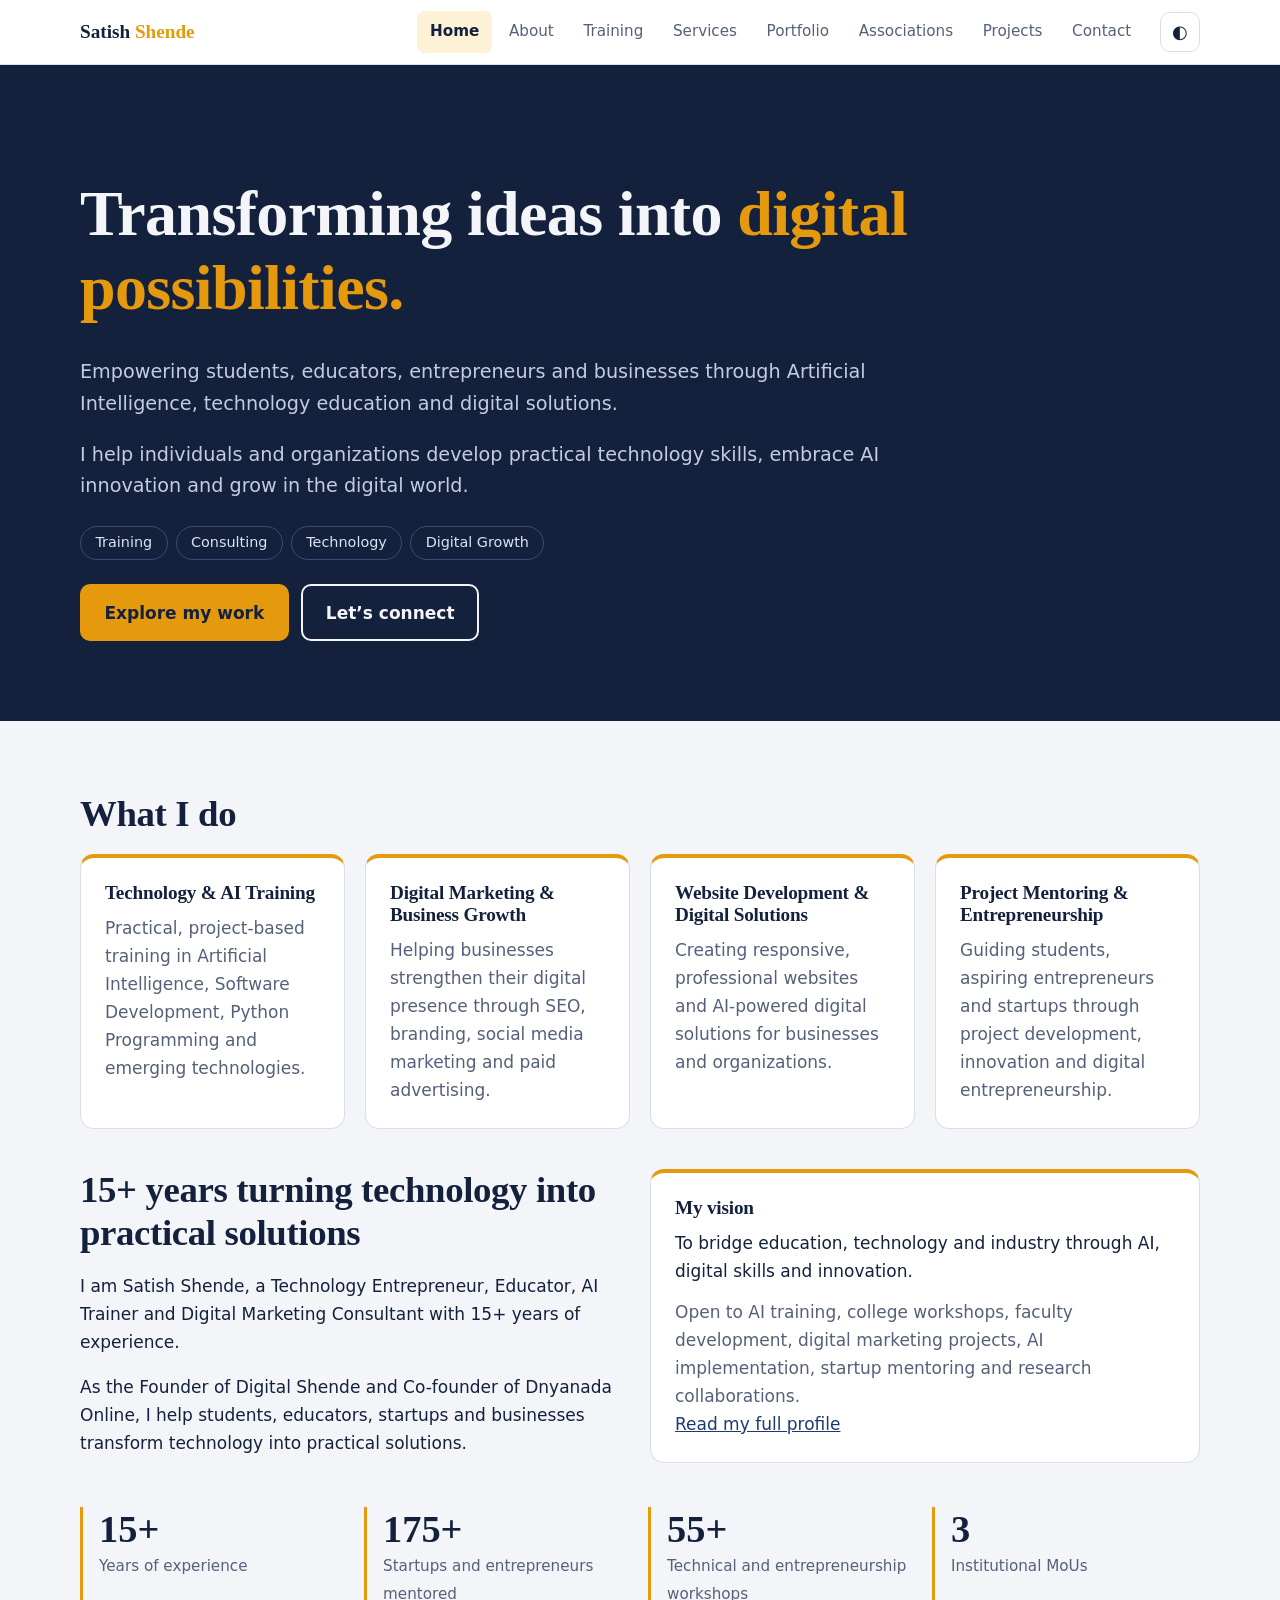
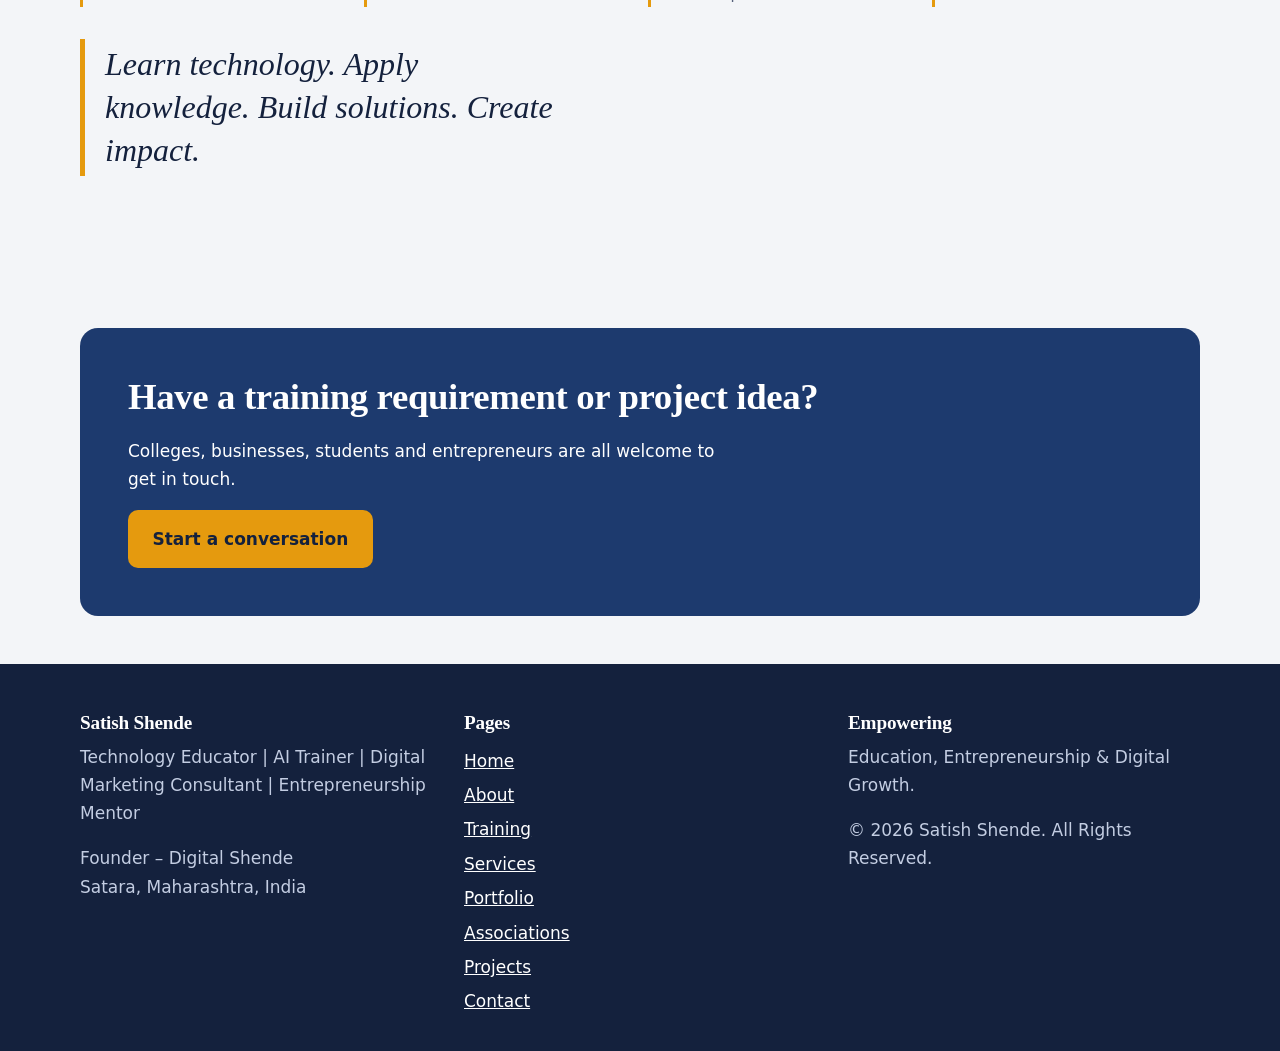
<file: index.html>
<!DOCTYPE html>
<html lang="en">
<head>
<meta charset="utf-8">
<meta name="viewport" content="width=device-width, initial-scale=1, viewport-fit=cover">
<title>Satish Shende | AI & Digital Transformation</title>
<meta name="description" content="Practical AI, technology and digital marketing training and consulting by Satish Shende, Founder of Digital Shende, Satara, Maharashtra.">
<link rel="stylesheet" href="style.css">
</head>
<body>
<a href="#main" class="btn p" style="position:absolute;left:-999px" onfocus="this.style.left='8px'" onblur="this.style.left='-999px'">Skip to content</a>
<header class="site"><div class="wrap bar">
<a class="logo" href="index.html">Satish <span>Shende</span></a>
<nav id="nav" aria-label="Main"><ul><li><a href="index.html" aria-current="page">Home</a></li><li><a href="about.html">About</a></li><li><a href="training.html">Training</a></li><li><a href="services.html">Services</a></li><li><a href="portfolio.html">Portfolio</a></li><li><a href="associations.html">Associations</a></li><li><a href="projects.html">Projects</a></li><li><a href="contact.html">Contact</a></li></ul></nav>
<button class="icon-btn" id="theme" aria-label="Switch colour theme">◐</button>
<button class="icon-btn" id="menu" aria-label="Open menu" aria-expanded="false">☰</button>
</div></header>
<main id="main" tabindex="-1">
<section class="hero"><div class="wrap rise">
<h1>Transforming ideas into <em>digital possibilities.</em></h1>
<p>Empowering students, educators, entrepreneurs and businesses through Artificial Intelligence, technology education and digital solutions.</p>
<p>I help individuals and organizations develop practical technology skills, embrace AI innovation and grow in the digital world.</p>
<div class="tags"><span>Training</span><span>Consulting</span><span>Technology</span><span>Digital Growth</span></div>
<div class="row"><a class="btn p" href="portfolio.html">Explore my work</a><a class="btn s" href="contact.html">Let’s connect</a></div></div></section>
<section class="blk"><div class="wrap"><h2>What I do</h2>
<div class="grid"><a class="card k" href="training.html" style="text-decoration:none;color:inherit"><h3>Technology & AI Training</h3><p>Practical, project-based training in Artificial Intelligence, Software Development, Python Programming and emerging technologies.</p></a><a class="card k" href="services.html" style="text-decoration:none;color:inherit"><h3>Digital Marketing & Business Growth</h3><p>Helping businesses strengthen their digital presence through SEO, branding, social media marketing and paid advertising.</p></a><a class="card k" href="services.html" style="text-decoration:none;color:inherit"><h3>Website Development & Digital Solutions</h3><p>Creating responsive, professional websites and AI-powered digital solutions for businesses and organizations.</p></a><a class="card k" href="projects.html" style="text-decoration:none;color:inherit"><h3>Project Mentoring & Entrepreneurship</h3><p>Guiding students, aspiring entrepreneurs and startups through project development, innovation and digital entrepreneurship.</p></a></div>
<div class="grid" style="margin:2.5rem 0 0;grid-template-columns:repeat(auto-fit,minmax(280px,1fr));align-items:start"><div><h2>15+ years turning technology into practical solutions</h2><p>I am Satish Shende, a Technology Entrepreneur, Educator, AI Trainer and Digital Marketing Consultant with 15+ years of experience.</p><p>As the Founder of Digital Shende and Co-founder of Dnyanada Online, I help students, educators, startups and businesses transform technology into practical solutions.</p></div><div class="card k"><h3>My vision</h3><p style="color:var(--ink)">To bridge education, technology and industry through AI, digital skills and innovation.</p><p style="margin-top:.8rem">Open to AI training, college workshops, faculty development, digital marketing projects, AI implementation, startup mentoring and research collaborations.</p><a href="about.html">Read my full profile</a></div></div>
<div class="stats"><div class="stat"><b data-n="15" data-s="+">0</b><span>Years of experience</span></div><div class="stat"><b data-n="175" data-s="+">0</b><span>Startups and entrepreneurs mentored</span></div><div class="stat"><b data-n="55" data-s="+">0</b><span>Technical and entrepreneurship workshops</span></div><div class="stat"><b data-n="3">0</b><span>Institutional MoUs</span></div></div>
<div class="quote">Learn technology. Apply knowledge. Build solutions. Create impact.</div></div></section>
<div class="wrap"><div class="cta"><h2>Have a training requirement or project idea?</h2><p>Colleges, businesses, students and entrepreneurs are all welcome to get in touch.</p><a class="btn p" href="contact.html">Start a conversation</a></div></div>
</main>
<footer class="site"><div class="wrap fcols">
<div><h3>Satish Shende</h3><p>Technology Educator | AI Trainer | Digital Marketing Consultant | Entrepreneurship Mentor</p><p>Founder – Digital Shende<br>Satara, Maharashtra, India</p></div>
<div><h3>Pages</h3><ul><li><a href="index.html">Home</a></li><li><a href="about.html">About</a></li><li><a href="training.html">Training</a></li><li><a href="services.html">Services</a></li><li><a href="portfolio.html">Portfolio</a></li><li><a href="associations.html">Associations</a></li><li><a href="projects.html">Projects</a></li><li><a href="contact.html">Contact</a></li></ul></div>
<div><h3>Empowering</h3><p>Education, Entrepreneurship &amp; Digital Growth.</p><p>© 2026 Satish Shende. All Rights Reserved.</p></div>
</div></footer>
<div id="toast" role="status" aria-live="polite"></div>
<script src="site.js"></script>
</body>
</html>
</file>
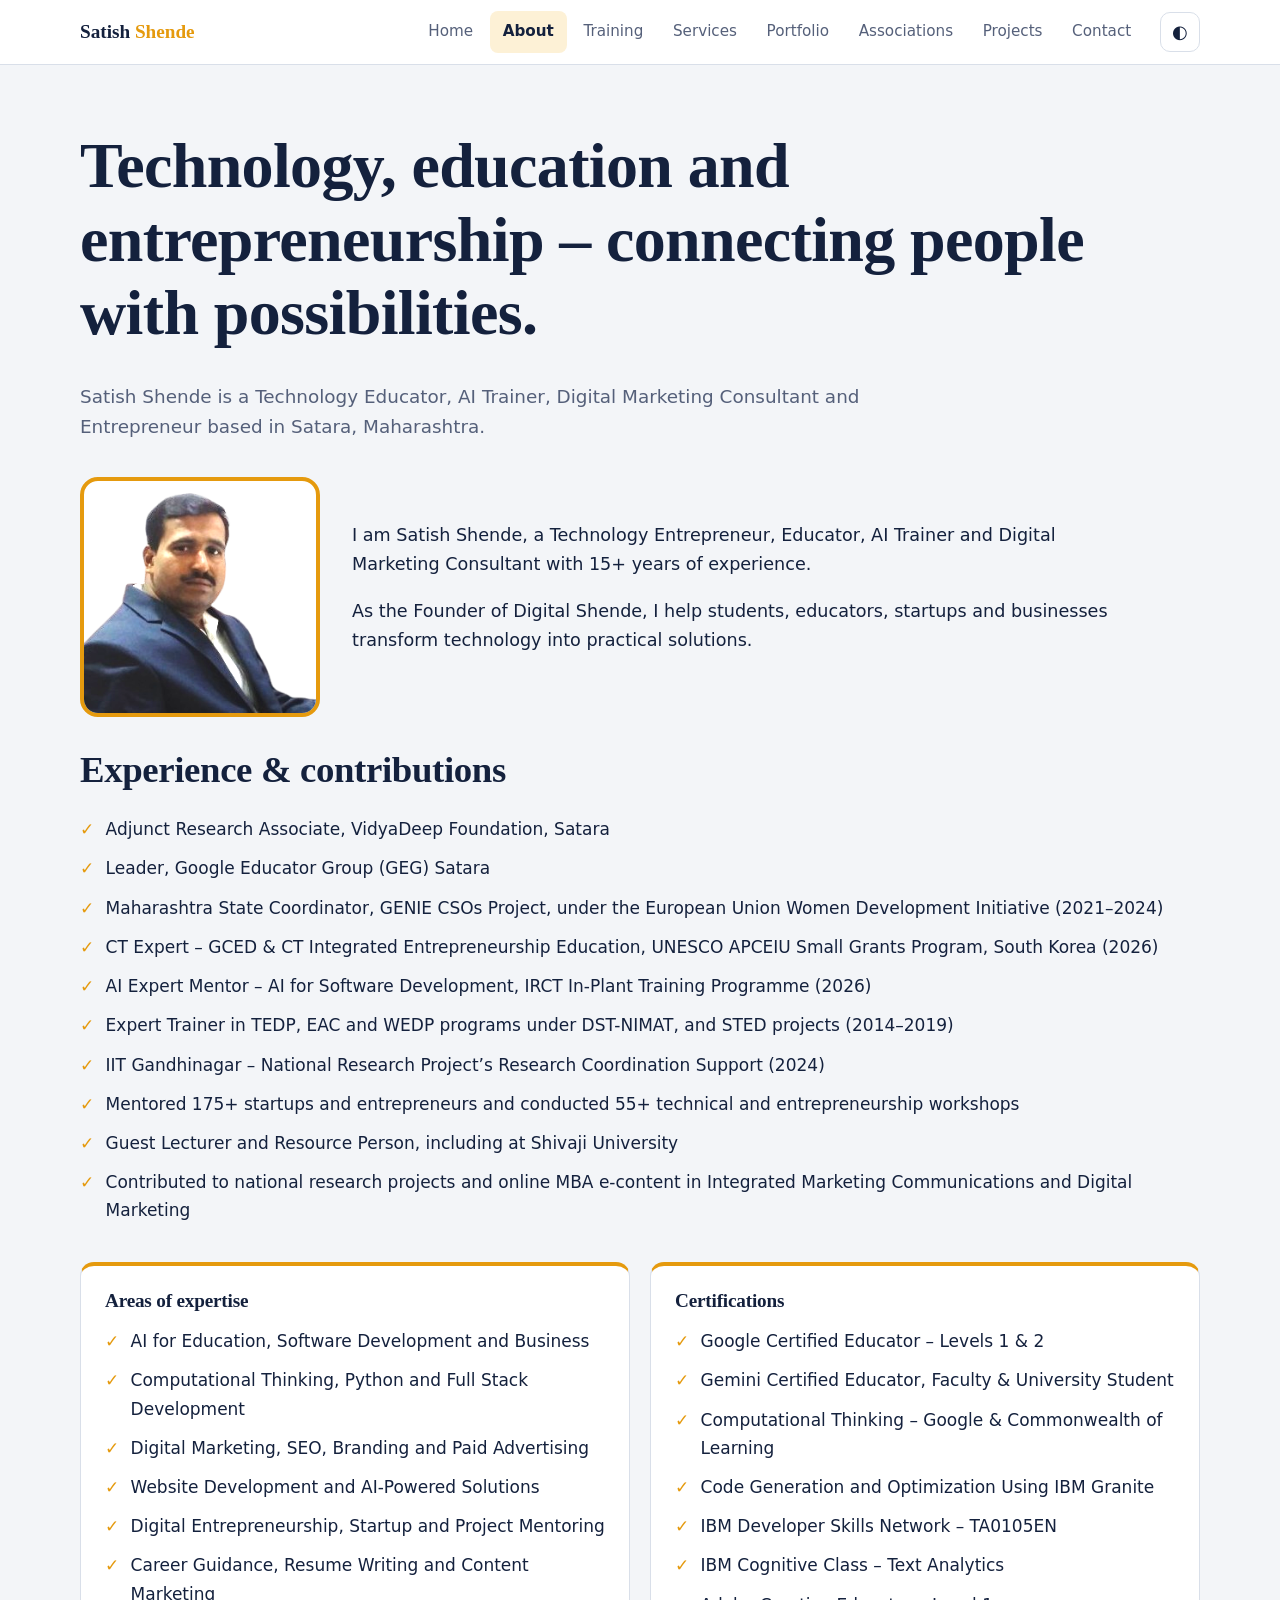
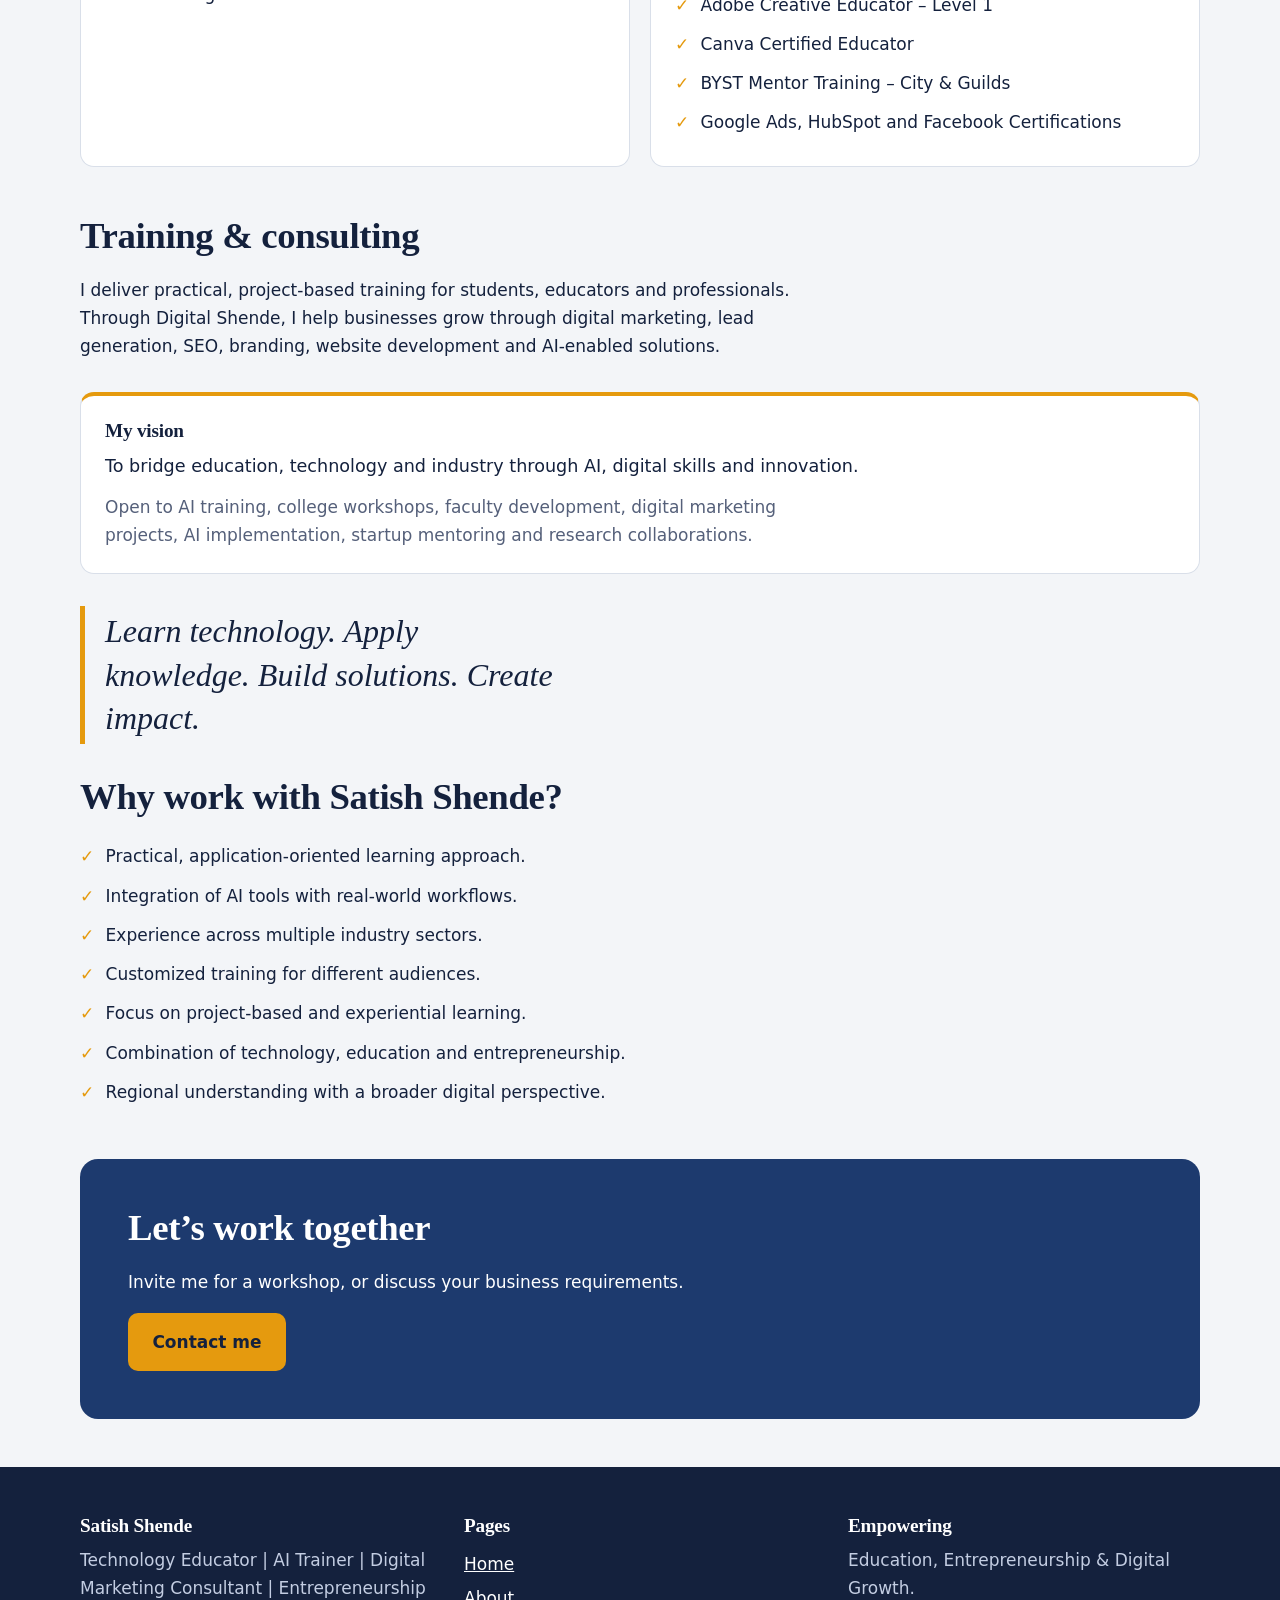
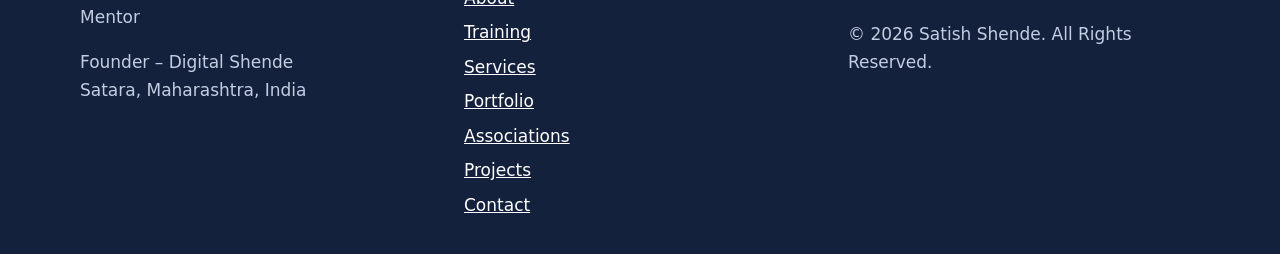
<file: about.html>
<!DOCTYPE html>
<html lang="en">
<head>
<meta charset="utf-8">
<meta name="viewport" content="width=device-width, initial-scale=1, viewport-fit=cover">
<title>About – Satish Shende | AI & Digital Transformation</title>
<meta name="description" content="About Satish Shende: technology educator, AI trainer, digital marketing consultant and entrepreneur in Satara.">
<link rel="stylesheet" href="style.css">
</head>
<body>
<a href="#main" class="btn p" style="position:absolute;left:-999px" onFocus="this.style.left='8px'" onBlur="this.style.left='-999px'">Skip to content</a>
<header class="site"><div class="wrap bar">
<a class="logo" href="index.html">Satish <span>Shende</span></a>
<nav id="nav" aria-label="Main"><ul><li><a href="index.html">Home</a></li><li><a href="about.html" aria-current="page">About</a></li><li><a href="training.html">Training</a></li><li><a href="services.html">Services</a></li><li><a href="portfolio.html">Portfolio</a></li><li><a href="associations.html">Associations</a></li><li><a href="projects.html">Projects</a></li><li><a href="contact.html">Contact</a></li></ul></nav>
<button class="icon-btn" id="theme" aria-label="Switch colour theme">◐</button>
<button class="icon-btn" id="menu" aria-label="Open menu" aria-expanded="false">☰</button>
</div></header>
<main id="main" tabindex="-1">
<div class="wrap page-head rise"><h1>Technology, education and entrepreneurship – connecting people with possibilities.</h1><p>Satish Shende is a Technology Educator, AI Trainer, Digital Marketing Consultant and Entrepreneur based in Satara, Maharashtra.</p></div>
<div class="wrap"><div class="profile"><img src="images/satish-shende.png" alt="Portrait of Satish Shende" width="270" height="270"><div><p>I am Satish Shende, a Technology Entrepreneur, Educator, AI Trainer and Digital Marketing Consultant with 15+ years of experience.</p>
<p>As the Founder of Digital Shende, I help students, educators, startups and businesses transform technology into practical solutions.</p>
</div></div>
<h2 style="margin-top:2rem">Experience &amp; contributions</h2><ul class="ticks"><li>Adjunct Research Associate, VidyaDeep Foundation, Satara</li><li>Leader, Google Educator Group (GEG) Satara</li><li>Maharashtra State Coordinator, GENIE CSOs Project, under the European Union Women Development Initiative (2021–2024)</li><li>CT Expert – GCED &amp; CT Integrated Entrepreneurship Education, UNESCO APCEIU Small Grants Program, South Korea (2026)</li><li>AI Expert Mentor – AI for Software Development, IRCT In-Plant Training Programme (2026)</li><li>Expert Trainer in TEDP, EAC and WEDP programs under DST-NIMAT, and STED projects (2014–2019)</li><li>IIT Gandhinagar – National Research Project’s Research Coordination Support (2024)</li><li>Mentored 175+ startups and entrepreneurs and conducted 55+ technical and entrepreneurship workshops</li><li>Guest Lecturer and Resource Person, including at Shivaji University</li><li>Contributed to national research projects and online MBA e-content in Integrated Marketing Communications and Digital Marketing</li></ul>
<div class="grid" style="margin-top:2rem"><div class="card k"><h3>Areas of expertise</h3><ul class="ticks"><li>AI for Education, Software Development and Business</li><li>Computational Thinking, Python and Full Stack Development</li><li>Digital Marketing, SEO, Branding and Paid Advertising</li><li>Website Development and AI-Powered Solutions</li><li>Digital Entrepreneurship, Startup and Project Mentoring</li><li>Career Guidance, Resume Writing and Content Marketing</li></ul></div><div class="card k"><h3>Certifications</h3><ul class="ticks"><li>Google Certified Educator – Levels 1 &amp; 2</li><li>Gemini Certified Educator, Faculty &amp; University Student</li><li>Computational Thinking – Google &amp; Commonwealth of Learning</li><li>Code Generation and Optimization Using IBM Granite</li><li>IBM Developer Skills Network – TA0105EN</li><li>IBM Cognitive Class – Text Analytics</li><li>Adobe Creative Educator – Level 1</li><li>Canva Certified Educator</li><li>BYST Mentor Training – City &amp; Guilds</li><li>Google Ads, HubSpot and Facebook Certifications</li></ul></div></div>
<h2 style="margin-top:3rem">Training &amp; consulting</h2><p>I deliver practical, project-based training for students, educators and professionals. Through Digital Shende, I help businesses grow through digital marketing, lead generation, SEO, branding, website development and AI-enabled solutions.</p>
<div class="card k" style="margin:2rem 0"><h3>My vision</h3><p style="font-size:1.1rem;color:var(--ink)">To bridge education, technology and industry through AI, digital skills and innovation.</p><p style="margin-top:.8rem">Open to AI training, college workshops, faculty development, digital marketing projects, AI implementation, startup mentoring and research collaborations.</p></div>
<div class="quote">Learn technology. Apply knowledge. Build solutions. Create impact.</div>
<h2>Why work with Satish Shende?</h2><ul class="ticks"><li>Practical, application-oriented learning approach.</li><li>Integration of AI tools with real-world workflows.</li><li>Experience across multiple industry sectors.</li><li>Customized training for different audiences.</li><li>Focus on project-based and experiential learning.</li><li>Combination of technology, education and entrepreneurship.</li><li>Regional understanding with a broader digital perspective.</li></ul></div>
<div class="wrap"><div class="cta"><h2>Let’s work together</h2><p>Invite me for a workshop, or discuss your business requirements.</p><a class="btn p" href="contact.html">Contact me</a></div></div>
</main>
<footer class="site"><div class="wrap fcols">
<div><h3>Satish Shende</h3><p>Technology Educator | AI Trainer | Digital Marketing Consultant | Entrepreneurship Mentor</p><p>Founder – Digital Shende<br>Satara, Maharashtra, India</p></div>
<div><h3>Pages</h3><ul><li><a href="index.html">Home</a></li><li><a href="about.html">About</a></li><li><a href="training.html">Training</a></li><li><a href="services.html">Services</a></li><li><a href="portfolio.html">Portfolio</a></li><li><a href="associations.html">Associations</a></li><li><a href="projects.html">Projects</a></li><li><a href="contact.html">Contact</a></li></ul></div>
<div><h3>Empowering</h3><p>Education, Entrepreneurship &amp; Digital Growth.</p><p>© 2026 Satish Shende. All Rights Reserved.</p></div>
</div></footer>
<div id="toast" role="status" aria-live="polite"></div>
<script src="site.js"></script>
</body>
</html>
</file>
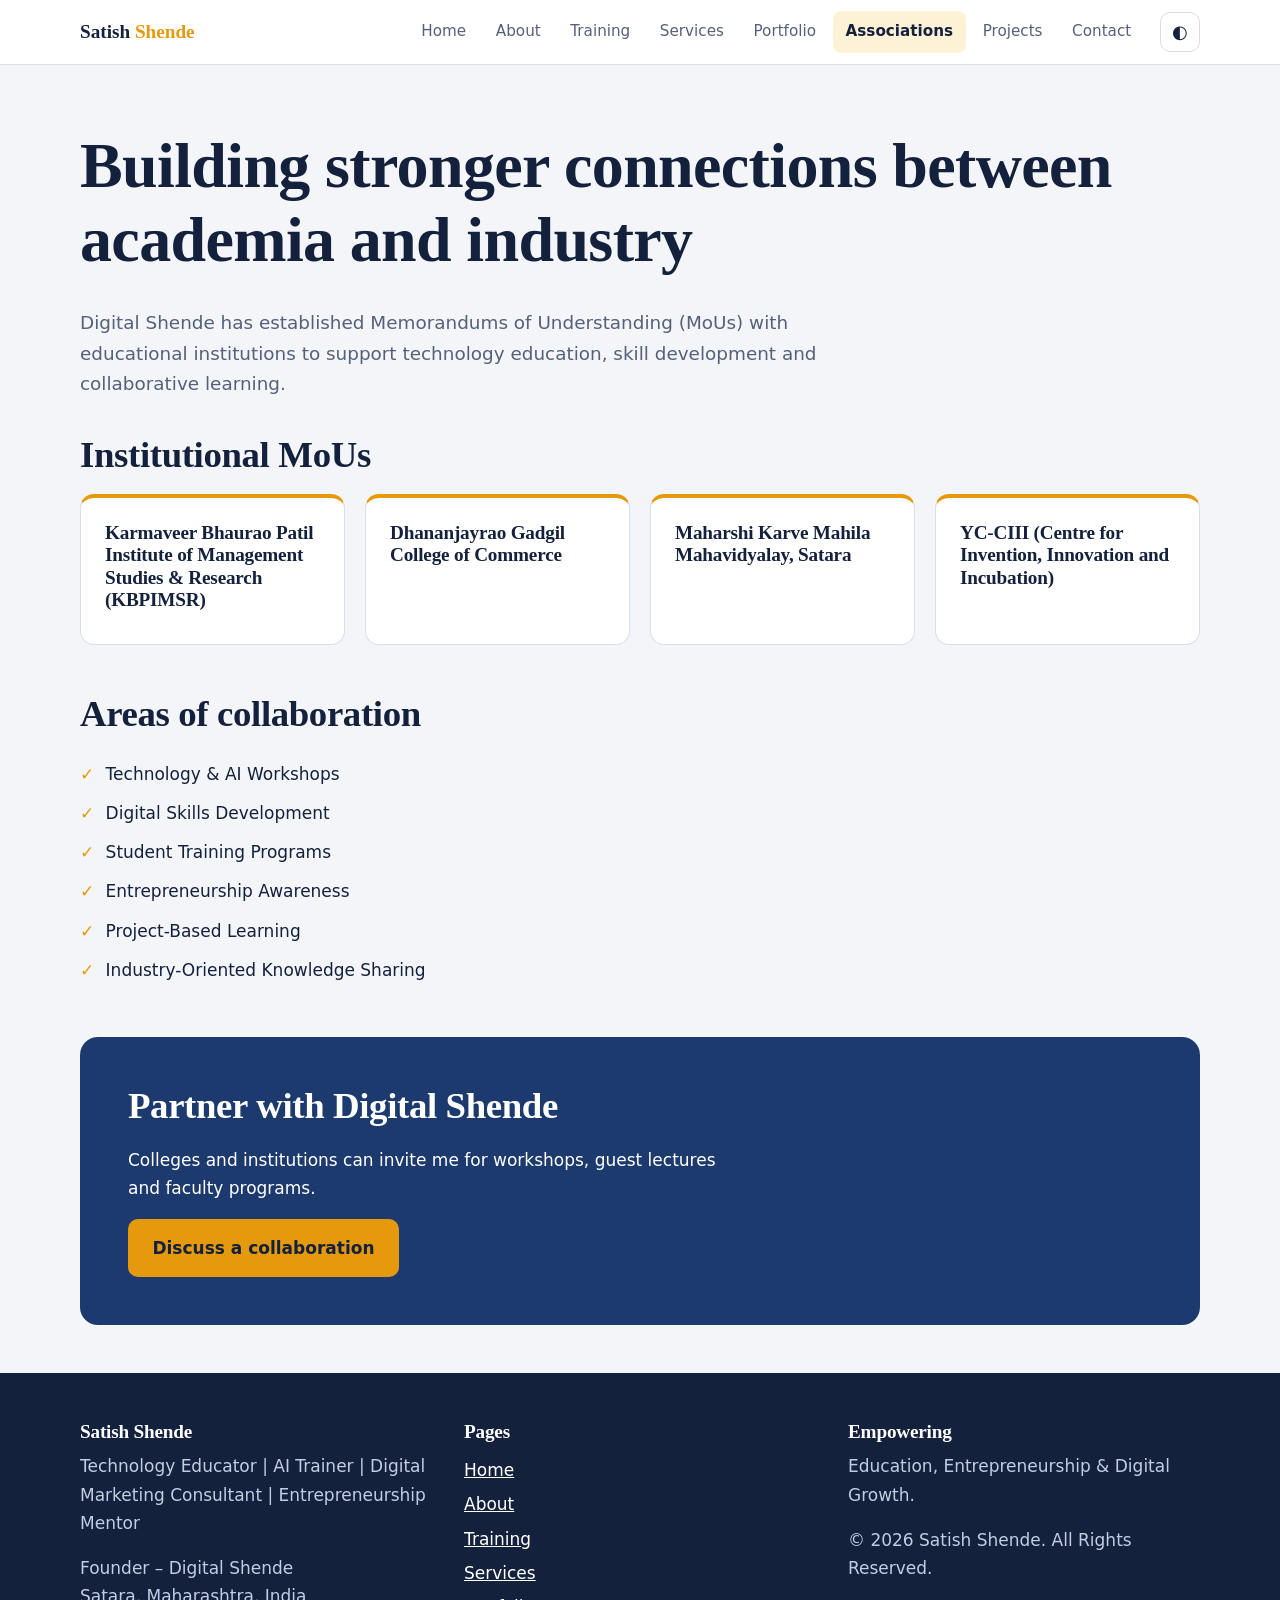
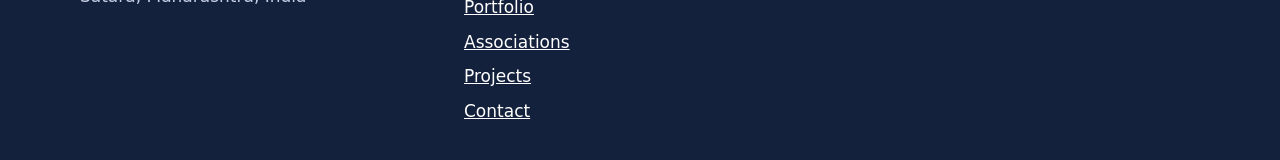
<file: associations.html>
<!DOCTYPE html>
<html lang="en">
<head>
<meta charset="utf-8">
<meta name="viewport" content="width=device-width, initial-scale=1, viewport-fit=cover">
<title>Associations – Satish Shende | AI & Digital Transformation</title>
<meta name="description" content="Institutional MoUs and academia–industry collaboration by Digital Shende.">
<link rel="stylesheet" href="style.css">
</head>
<body>
<a href="#main" class="btn p" style="position:absolute;left:-999px" onFocus="this.style.left='8px'" onBlur="this.style.left='-999px'">Skip to content</a>
<header class="site"><div class="wrap bar">
<a class="logo" href="index.html">Satish <span>Shende</span></a>
<nav id="nav" aria-label="Main"><ul><li><a href="index.html">Home</a></li><li><a href="about.html">About</a></li><li><a href="training.html">Training</a></li><li><a href="services.html">Services</a></li><li><a href="portfolio.html">Portfolio</a></li><li><a href="associations.html" aria-current="page">Associations</a></li><li><a href="projects.html">Projects</a></li><li><a href="contact.html">Contact</a></li></ul></nav>
<button class="icon-btn" id="theme" aria-label="Switch colour theme">◐</button>
<button class="icon-btn" id="menu" aria-label="Open menu" aria-expanded="false">☰</button>
</div></header>
<main id="main" tabindex="-1">
<div class="wrap page-head rise"><h1>Building stronger connections between academia and industry</h1><p>Digital Shende has established Memorandums of Understanding (MoUs) with educational institutions to support technology education, skill development and collaborative learning.</p></div>
<div class="wrap"><h2>Institutional MoUs</h2><div class="grid"><div class="card k"><h3> Karmaveer Bhaurao Patil Institute of Management Studies & Research (KBPIMSR) </h3></div><div class="card k"><h3> Dhananjayrao Gadgil College of Commerce</h3></div><div class="card k"><h3>Maharshi Karve Mahila Mahavidyalay, Satara</h3></div>
<div class="card k"><h3> YC-CIII (Centre for Invention, Innovation and Incubation)</h3></div>
</div>
<h2 style="margin-top:3rem">Areas of collaboration</h2><ul class="ticks"><li>Technology &amp; AI Workshops</li><li>Digital Skills Development</li><li>Student Training Programs</li><li>Entrepreneurship Awareness</li><li>Project-Based Learning</li><li>Industry-Oriented Knowledge Sharing</li></ul></div>
<div class="wrap"><div class="cta"><h2>Partner with Digital Shende</h2><p>Colleges and institutions can invite me for workshops, guest lectures and faculty programs.</p><a class="btn p" href="contact.html">Discuss a collaboration</a></div></div>
</main>
<footer class="site"><div class="wrap fcols">
<div><h3>Satish Shende</h3><p>Technology Educator | AI Trainer | Digital Marketing Consultant | Entrepreneurship Mentor</p><p>Founder – Digital Shende<br>Satara, Maharashtra, India</p></div>
<div><h3>Pages</h3><ul><li><a href="index.html">Home</a></li><li><a href="about.html">About</a></li><li><a href="training.html">Training</a></li><li><a href="services.html">Services</a></li><li><a href="portfolio.html">Portfolio</a></li><li><a href="associations.html">Associations</a></li><li><a href="projects.html">Projects</a></li><li><a href="contact.html">Contact</a></li></ul></div>
<div><h3>Empowering</h3><p>Education, Entrepreneurship &amp; Digital Growth.</p><p>© 2026 Satish Shende. All Rights Reserved.</p></div>
</div></footer>
<div id="toast" role="status" aria-live="polite"></div>
<script src="site.js"></script>
</body>
</html>
</file>
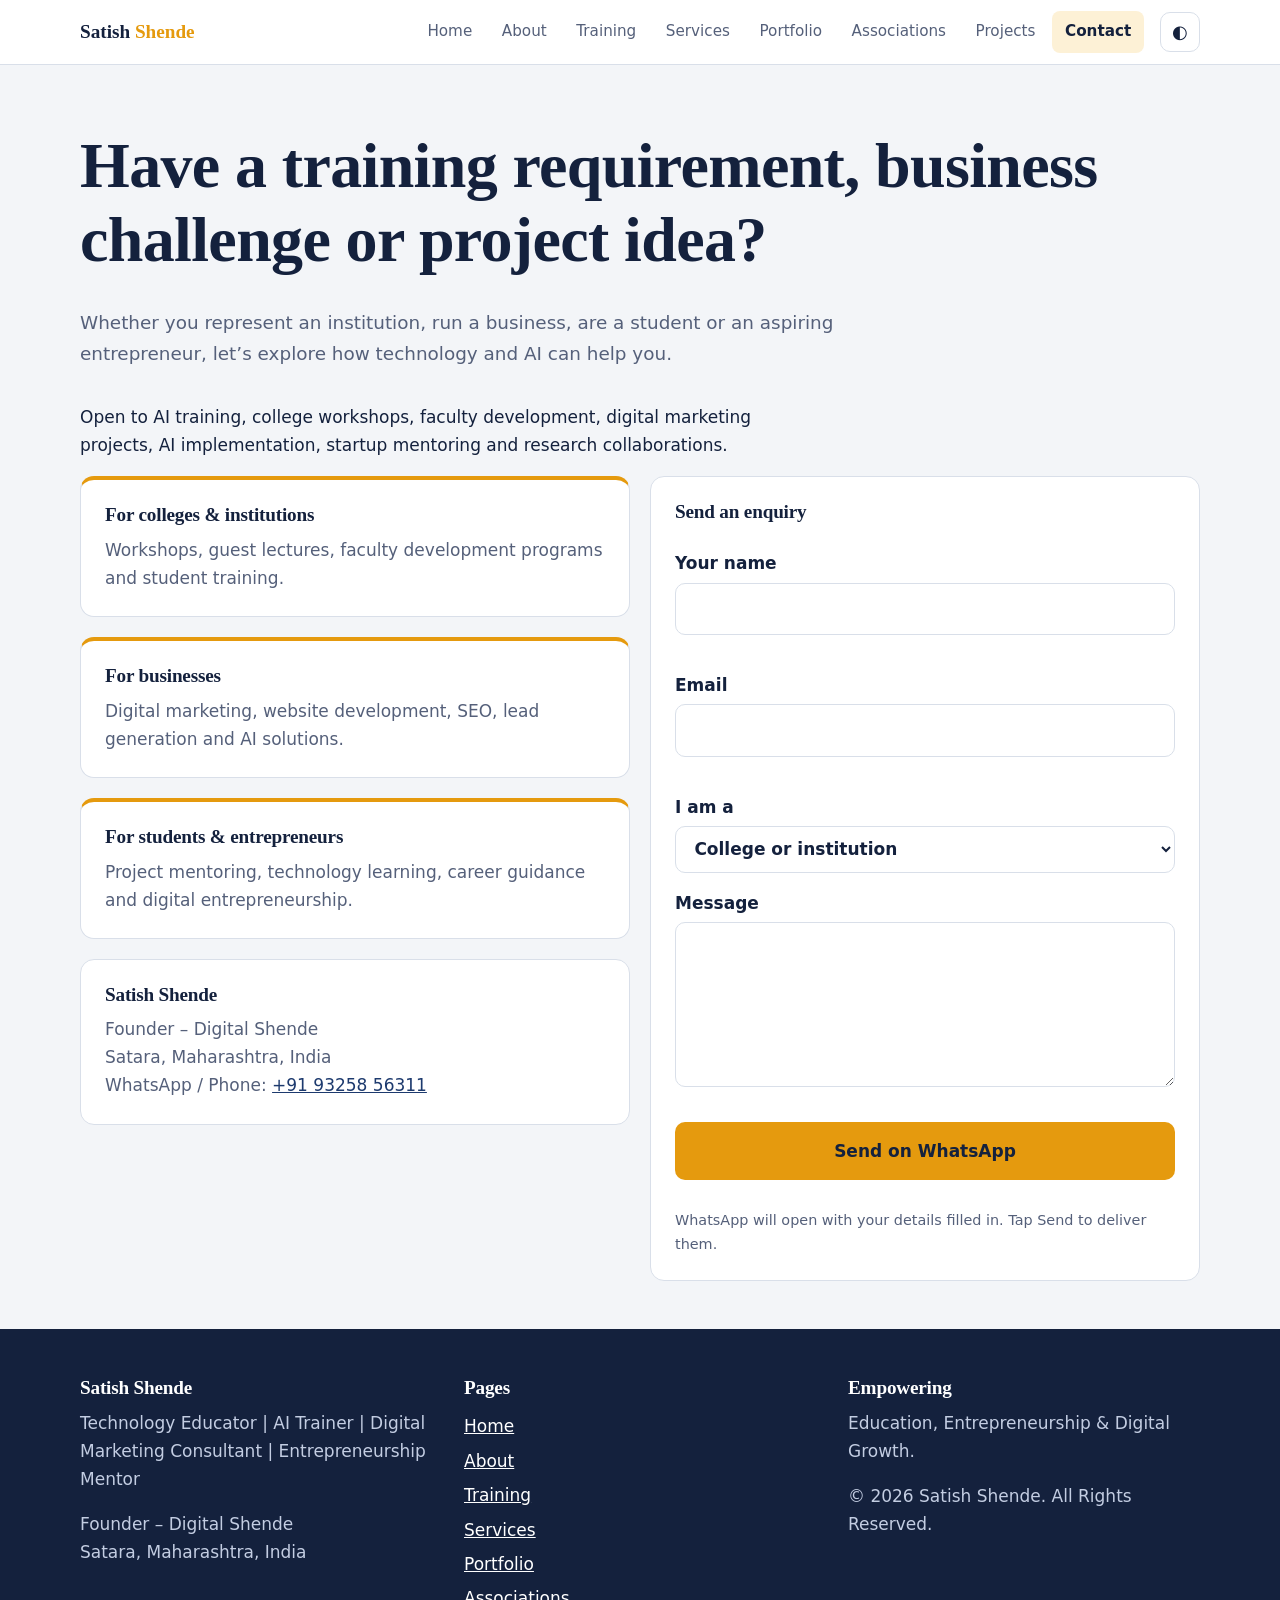
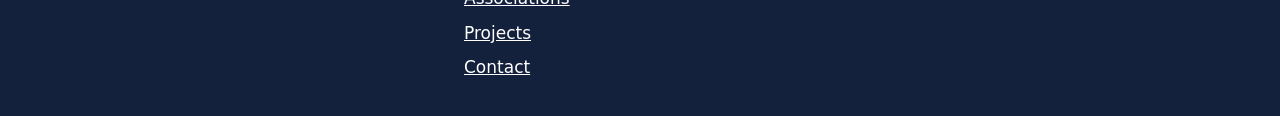
<file: contact.html>
<!DOCTYPE html>
<html lang="en">
<head>
<meta charset="utf-8">
<meta name="viewport" content="width=device-width, initial-scale=1, viewport-fit=cover">
<title>Contact – Satish Shende | AI & Digital Transformation</title>
<meta name="description" content="Invite Satish Shende for a workshop or discuss your business, project or training requirement.">
<link rel="stylesheet" href="style.css">
</head>
<body>
<a href="#main" class="btn p" style="position:absolute;left:-999px" onfocus="this.style.left='8px'" onblur="this.style.left='-999px'">Skip to content</a>
<header class="site"><div class="wrap bar">
<a class="logo" href="index.html">Satish <span>Shende</span></a>
<nav id="nav" aria-label="Main"><ul><li><a href="index.html">Home</a></li><li><a href="about.html">About</a></li><li><a href="training.html">Training</a></li><li><a href="services.html">Services</a></li><li><a href="portfolio.html">Portfolio</a></li><li><a href="associations.html">Associations</a></li><li><a href="projects.html">Projects</a></li><li><a href="contact.html" aria-current="page">Contact</a></li></ul></nav>
<button class="icon-btn" id="theme" aria-label="Switch colour theme">◐</button>
<button class="icon-btn" id="menu" aria-label="Open menu" aria-expanded="false">☰</button>
</div></header>
<main id="main" tabindex="-1">
<div class="wrap page-head rise"><h1>Have a training requirement, business challenge or project idea?</h1><p>Whether you represent an institution, run a business, are a student or an aspiring entrepreneur, let’s explore how technology and AI can help you.</p></div>
<div class="wrap"><p>Open to AI training, college workshops, faculty development, digital marketing projects, AI implementation, startup mentoring and research collaborations.</p></div>
<div class="wrap grid" style="grid-template-columns:repeat(auto-fit,minmax(280px,1fr));align-items:start">
<div class="grid" style="grid-template-columns:1fr"><div class="card k"><h3>For colleges &amp; institutions</h3><p>Workshops, guest lectures, faculty development programs and student training.</p></div><div class="card k"><h3>For businesses</h3><p>Digital marketing, website development, SEO, lead generation and AI solutions.</p></div><div class="card k"><h3>For students &amp; entrepreneurs</h3><p>Project mentoring, technology learning, career guidance and digital entrepreneurship.</p></div>
<div class="card"><h3>Satish Shende</h3><p>Founder – Digital Shende<br>Satara, Maharashtra, India<br>WhatsApp / Phone: <a href="https://wa.me/919325856311">+91 93258 56311</a></p></div></div>
<form class="card" id="form" novalidate><h3>Send an enquiry</h3>
<label>Your name<input name="name" autocomplete="name" required><span class="err" data-e="name"></span></label>
<label>Email<input name="email" type="email" autocomplete="email" required><span class="err" data-e="email"></span></label>
<label>I am a<select name="who"><option>College or institution</option><option>Business</option><option>Student</option><option>Entrepreneur</option></select></label>
<label>Message<textarea name="msg" rows="5" required></textarea><span class="err" data-e="msg"></span></label>
<button class="btn p" type="submit">Send on WhatsApp</button><p style="margin:.8rem 0 0;font-size:.9rem;color:var(--muted)">WhatsApp will open with your details filled in. Tap Send to deliver them.</p></form></div>
</main>
<footer class="site"><div class="wrap fcols">
<div><h3>Satish Shende</h3><p>Technology Educator | AI Trainer | Digital Marketing Consultant | Entrepreneurship Mentor</p><p>Founder – Digital Shende<br>Satara, Maharashtra, India</p></div>
<div><h3>Pages</h3><ul><li><a href="index.html">Home</a></li><li><a href="about.html">About</a></li><li><a href="training.html">Training</a></li><li><a href="services.html">Services</a></li><li><a href="portfolio.html">Portfolio</a></li><li><a href="associations.html">Associations</a></li><li><a href="projects.html">Projects</a></li><li><a href="contact.html">Contact</a></li></ul></div>
<div><h3>Empowering</h3><p>Education, Entrepreneurship &amp; Digital Growth.</p><p>© 2026 Satish Shende. All Rights Reserved.</p></div>
</div></footer>
<div id="toast" role="status" aria-live="polite"></div>
<script src="site.js"></script>
</body>
</html>
</file>
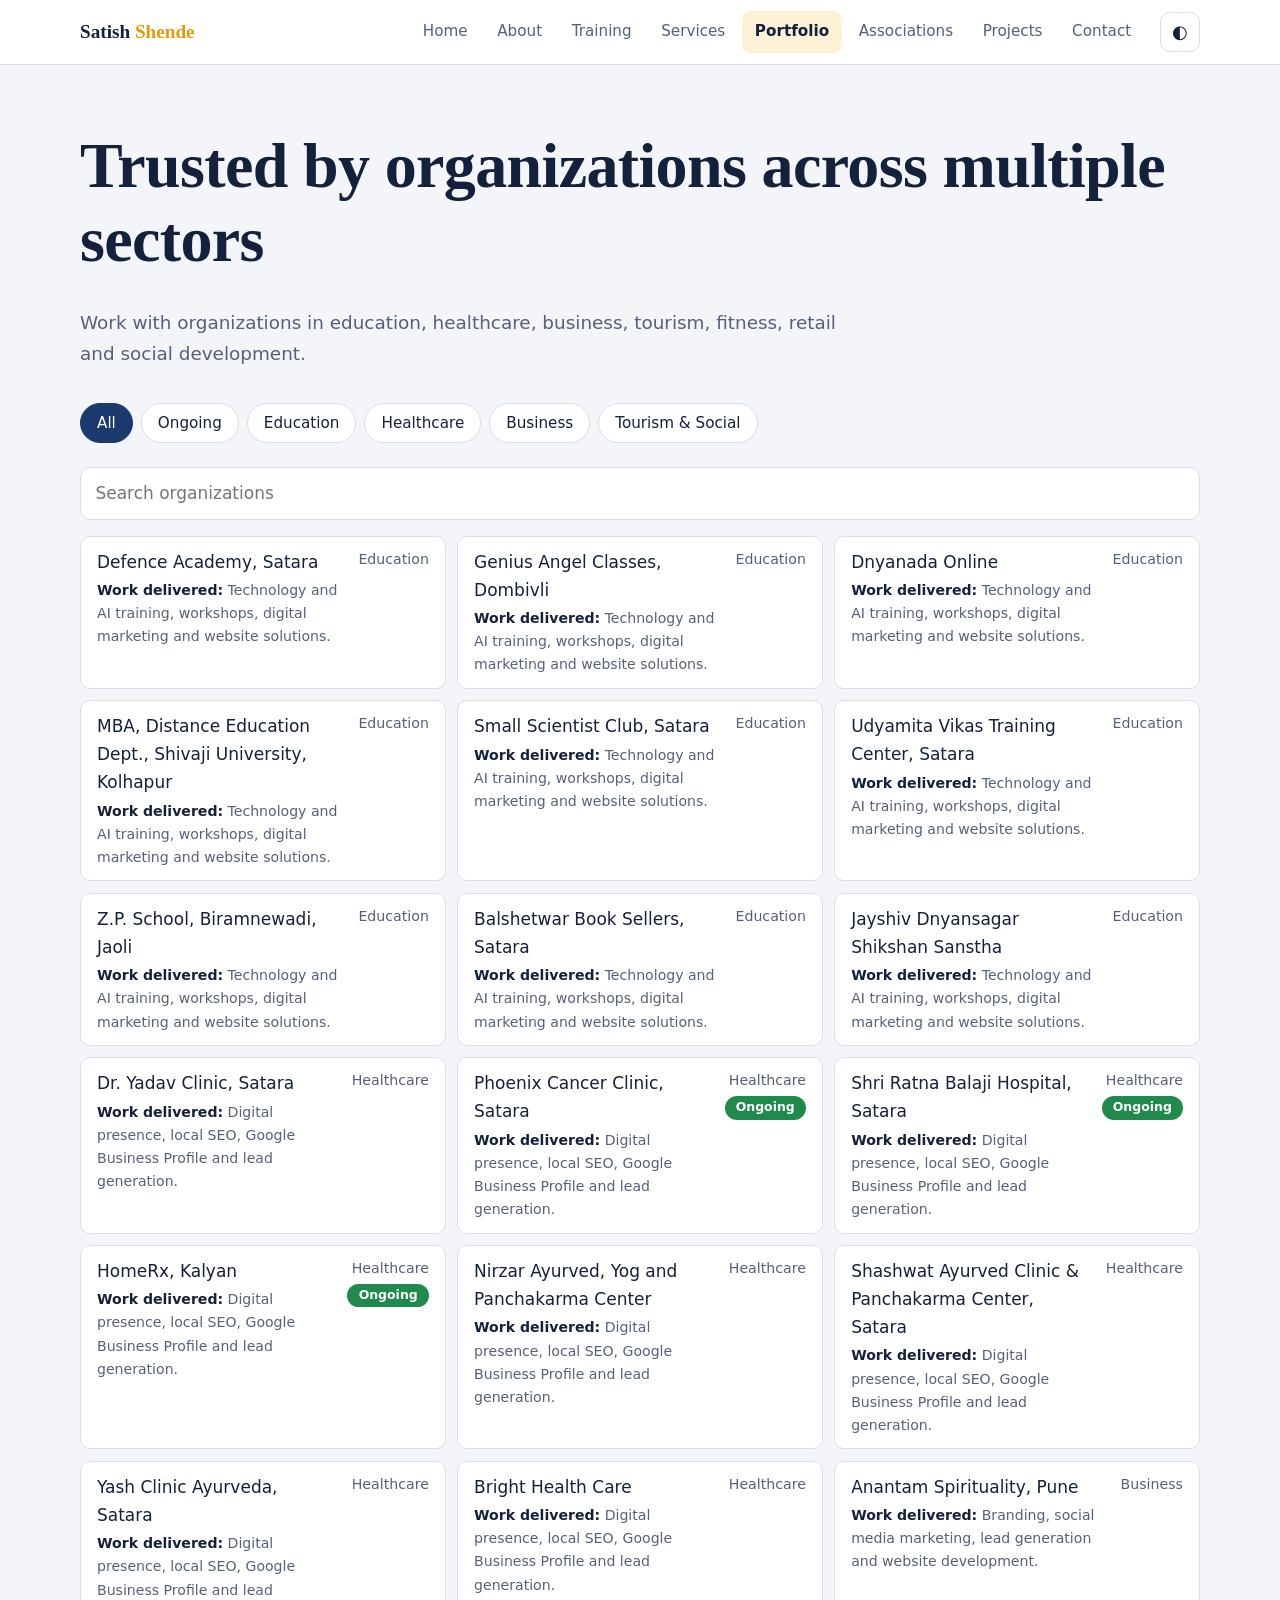
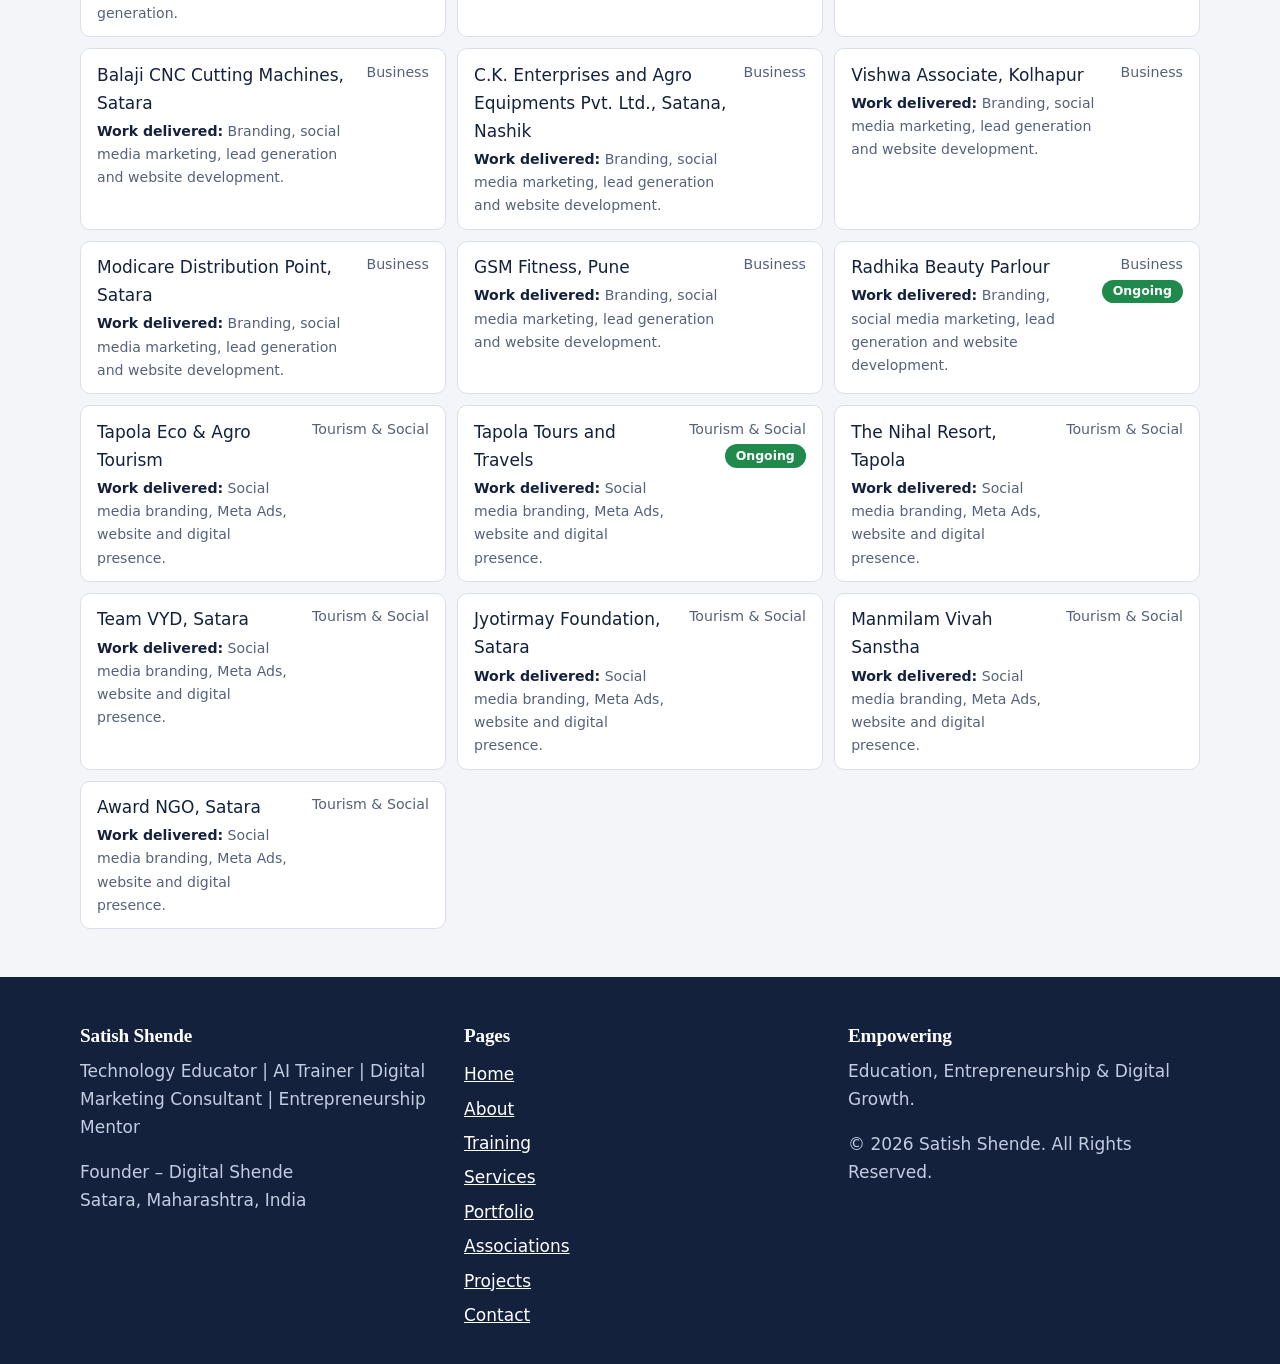
<file: portfolio.html>
<!DOCTYPE html>
<html lang="en">
<head>
<meta charset="utf-8">
<meta name="viewport" content="width=device-width, initial-scale=1, viewport-fit=cover">
<title>Portfolio – Satish Shende | AI & Digital Transformation</title>
<meta name="description" content="Organizations across education, healthcare, business, tourism and social sectors trust Digital Shende.">
<link rel="stylesheet" href="style.css">
</head>
<body>
<a href="#main" class="btn p" style="position:absolute;left:-999px" onfocus="this.style.left='8px'" onblur="this.style.left='-999px'">Skip to content</a>
<header class="site"><div class="wrap bar">
<a class="logo" href="index.html">Satish <span>Shende</span></a>
<nav id="nav" aria-label="Main"><ul><li><a href="index.html">Home</a></li><li><a href="about.html">About</a></li><li><a href="training.html">Training</a></li><li><a href="services.html">Services</a></li><li><a href="portfolio.html" aria-current="page">Portfolio</a></li><li><a href="associations.html">Associations</a></li><li><a href="projects.html">Projects</a></li><li><a href="contact.html">Contact</a></li></ul></nav>
<button class="icon-btn" id="theme" aria-label="Switch colour theme">◐</button>
<button class="icon-btn" id="menu" aria-label="Open menu" aria-expanded="false">☰</button>
</div></header>
<main id="main" tabindex="-1">
<div class="wrap page-head rise"><h1>Trusted by organizations across multiple sectors</h1><p>Work with organizations in education, healthcare, business, tourism, fitness, retail and social development.</p></div>
<div class="wrap"><div class="pills" id="pills" role="group" aria-label="Filter by sector"><button aria-pressed="true" data-k="All">All</button><button aria-pressed="false" data-k="Ongoing">Ongoing</button><button aria-pressed="false" data-k="Education">Education</button><button aria-pressed="false" data-k="Healthcare">Healthcare</button><button aria-pressed="false" data-k="Business">Business</button><button aria-pressed="false" data-k="Tourism & Social">Tourism & Social</button></div>
<input id="q" type="search" placeholder="Search organizations" aria-label="Search organizations" style="margin-bottom:1rem">
<div class="grid" id="clients" style="grid-template-columns:repeat(auto-fill,minmax(340px,1fr));gap:.7rem"><div class="client" data-s="Education"><div><span>Defence Academy, Satara</span><p class="wd"><b>Work delivered:</b> Technology and AI training, workshops, digital marketing and website solutions.</p></div><small>Education</small></div>
<div class="client" data-s="Education"><div><span>Genius Angel Classes, Dombivli</span><p class="wd"><b>Work delivered:</b> Technology and AI training, workshops, digital marketing and website solutions.</p></div><small>Education</small></div>
<div class="client" data-s="Education"><div><span>Dnyanada Online</span><p class="wd"><b>Work delivered:</b> Technology and AI training, workshops, digital marketing and website solutions.</p></div><small>Education</small></div>
<div class="client" data-s="Education"><div><span>MBA, Distance Education Dept., Shivaji University, Kolhapur</span><p class="wd"><b>Work delivered:</b> Technology and AI training, workshops, digital marketing and website solutions.</p></div><small>Education</small></div>
<div class="client" data-s="Education"><div><span>Small Scientist Club, Satara</span><p class="wd"><b>Work delivered:</b> Technology and AI training, workshops, digital marketing and website solutions.</p></div><small>Education</small></div>
<div class="client" data-s="Education"><div><span>Udyamita Vikas Training Center, Satara</span><p class="wd"><b>Work delivered:</b> Technology and AI training, workshops, digital marketing and website solutions.</p></div><small>Education</small></div>
<div class="client" data-s="Education"><div><span>Z.P. School, Biramnewadi, Jaoli</span><p class="wd"><b>Work delivered:</b> Technology and AI training, workshops, digital marketing and website solutions.</p></div><small>Education</small></div>
<div class="client" data-s="Education"><div><span>Balshetwar Book Sellers, Satara</span><p class="wd"><b>Work delivered:</b> Technology and AI training, workshops, digital marketing and website solutions.</p></div><small>Education</small></div>
<div class="client" data-s="Education"><div><span>Jayshiv Dnyansagar Shikshan Sanstha</span><p class="wd"><b>Work delivered:</b> Technology and AI training, workshops, digital marketing and website solutions.</p></div><small>Education</small></div>
<div class="client" data-s="Healthcare"><div><span>Dr. Yadav Clinic, Satara</span><p class="wd"><b>Work delivered:</b> Digital presence, local SEO, Google Business Profile and lead generation.</p></div><small>Healthcare</small></div>
<div class="client" data-s="Healthcare" data-o="1"><div><span>Phoenix Cancer Clinic, Satara</span><p class="wd"><b>Work delivered:</b> Digital presence, local SEO, Google Business Profile and lead generation.</p></div><div class="side"><small>Healthcare</small><span class="ongoing">Ongoing</span></div></div>
<div class="client" data-s="Healthcare" data-o="1"><div><span>Shri Ratna Balaji Hospital, Satara</span><p class="wd"><b>Work delivered:</b> Digital presence, local SEO, Google Business Profile and lead generation.</p></div><div class="side"><small>Healthcare</small><span class="ongoing">Ongoing</span></div></div>
<div class="client" data-s="Healthcare" data-o="1"><div><span>HomeRx, Kalyan</span><p class="wd"><b>Work delivered:</b> Digital presence, local SEO, Google Business Profile and lead generation.</p></div><div class="side"><small>Healthcare</small><span class="ongoing">Ongoing</span></div></div>
<div class="client" data-s="Healthcare"><div><span>Nirzar Ayurved, Yog and Panchakarma Center</span><p class="wd"><b>Work delivered:</b> Digital presence, local SEO, Google Business Profile and lead generation.</p></div><small>Healthcare</small></div>
<div class="client" data-s="Healthcare"><div><span>Shashwat Ayurved Clinic &amp; Panchakarma Center, Satara</span><p class="wd"><b>Work delivered:</b> Digital presence, local SEO, Google Business Profile and lead generation.</p></div><small>Healthcare</small></div>
<div class="client" data-s="Healthcare"><div><span>Yash Clinic Ayurveda, Satara</span><p class="wd"><b>Work delivered:</b> Digital presence, local SEO, Google Business Profile and lead generation.</p></div><small>Healthcare</small></div>
<div class="client" data-s="Healthcare"><div><span>Bright Health Care</span><p class="wd"><b>Work delivered:</b> Digital presence, local SEO, Google Business Profile and lead generation.</p></div><small>Healthcare</small></div>
<div class="client" data-s="Business"><div><span>Anantam Spirituality, Pune</span><p class="wd"><b>Work delivered:</b> Branding, social media marketing, lead generation and website development.</p></div><small>Business</small></div>
<div class="client" data-s="Business"><div><span>Balaji CNC Cutting Machines, Satara</span><p class="wd"><b>Work delivered:</b> Branding, social media marketing, lead generation and website development.</p></div><small>Business</small></div>
<div class="client" data-s="Business"><div><span>C.K. Enterprises and Agro Equipments Pvt. Ltd., Satana, Nashik</span><p class="wd"><b>Work delivered:</b> Branding, social media marketing, lead generation and website development.</p></div><small>Business</small></div>
<div class="client" data-s="Business"><div><span>Vishwa Associate, Kolhapur</span><p class="wd"><b>Work delivered:</b> Branding, social media marketing, lead generation and website development.</p></div><small>Business</small></div>
<div class="client" data-s="Business"><div><span>Modicare Distribution Point, Satara</span><p class="wd"><b>Work delivered:</b> Branding, social media marketing, lead generation and website development.</p></div><small>Business</small></div>
<div class="client" data-s="Business"><div><span>GSM Fitness, Pune</span><p class="wd"><b>Work delivered:</b> Branding, social media marketing, lead generation and website development.</p></div><small>Business</small></div>
<div class="client" data-s="Business" data-o="1"><div><span>Radhika Beauty Parlour</span><p class="wd"><b>Work delivered:</b> Branding, social media marketing, lead generation and website development.</p></div><div class="side"><small>Business</small><span class="ongoing">Ongoing</span></div></div>
<div class="client" data-s="Tourism & Social"><div><span>Tapola Eco &amp; Agro Tourism</span><p class="wd"><b>Work delivered:</b> Social media branding, Meta Ads, website and digital presence.</p></div><small>Tourism & Social</small></div>
<div class="client" data-s="Tourism & Social" data-o="1"><div><span>Tapola Tours and Travels</span><p class="wd"><b>Work delivered:</b> Social media branding, Meta Ads, website and digital presence.</p></div><div class="side"><small>Tourism & Social</small><span class="ongoing">Ongoing</span></div></div>
<div class="client" data-s="Tourism & Social"><div><span>The Nihal Resort, Tapola</span><p class="wd"><b>Work delivered:</b> Social media branding, Meta Ads, website and digital presence.</p></div><small>Tourism & Social</small></div>
<div class="client" data-s="Tourism & Social"><div><span>Team VYD, Satara</span><p class="wd"><b>Work delivered:</b> Social media branding, Meta Ads, website and digital presence.</p></div><small>Tourism & Social</small></div>
<div class="client" data-s="Tourism & Social"><div><span>Jyotirmay Foundation, Satara</span><p class="wd"><b>Work delivered:</b> Social media branding, Meta Ads, website and digital presence.</p></div><small>Tourism & Social</small></div>
<div class="client" data-s="Tourism & Social"><div><span>Manmilam Vivah Sanstha</span><p class="wd"><b>Work delivered:</b> Social media branding, Meta Ads, website and digital presence.</p></div><small>Tourism & Social</small></div>
<div class="client" data-s="Tourism & Social"><div><span>Award NGO, Satara</span><p class="wd"><b>Work delivered:</b> Social media branding, Meta Ads, website and digital presence.</p></div><small>Tourism & Social</small></div></div><p id="none" hidden style="margin-top:1rem;color:var(--muted)">No organizations match your search. Try a shorter name.</p></div>
</main>
<footer class="site"><div class="wrap fcols">
<div><h3>Satish Shende</h3><p>Technology Educator | AI Trainer | Digital Marketing Consultant | Entrepreneurship Mentor</p><p>Founder – Digital Shende<br>Satara, Maharashtra, India</p></div>
<div><h3>Pages</h3><ul><li><a href="index.html">Home</a></li><li><a href="about.html">About</a></li><li><a href="training.html">Training</a></li><li><a href="services.html">Services</a></li><li><a href="portfolio.html">Portfolio</a></li><li><a href="associations.html">Associations</a></li><li><a href="projects.html">Projects</a></li><li><a href="contact.html">Contact</a></li></ul></div>
<div><h3>Empowering</h3><p>Education, Entrepreneurship &amp; Digital Growth.</p><p>© 2026 Satish Shende. All Rights Reserved.</p></div>
</div></footer>
<div id="toast" role="status" aria-live="polite"></div>
<script src="site.js"></script>
</body>
</html>
</file>
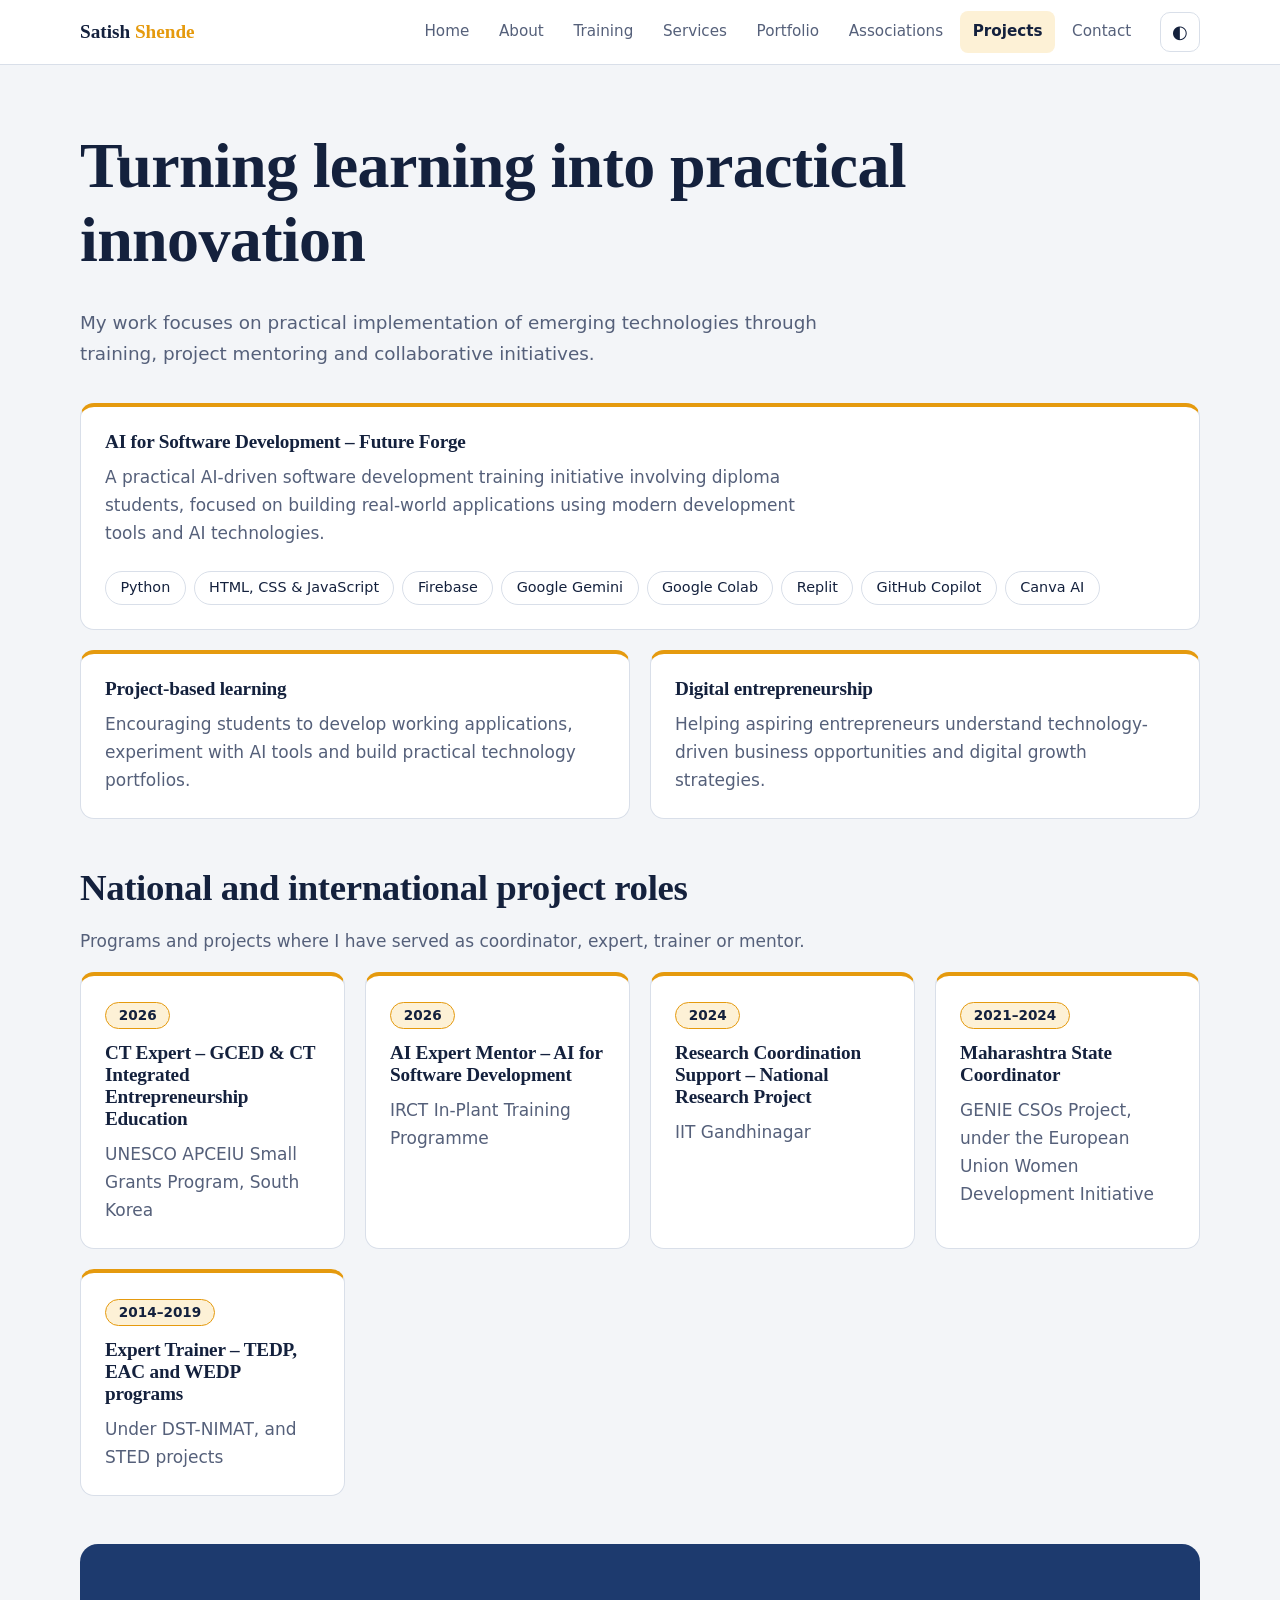
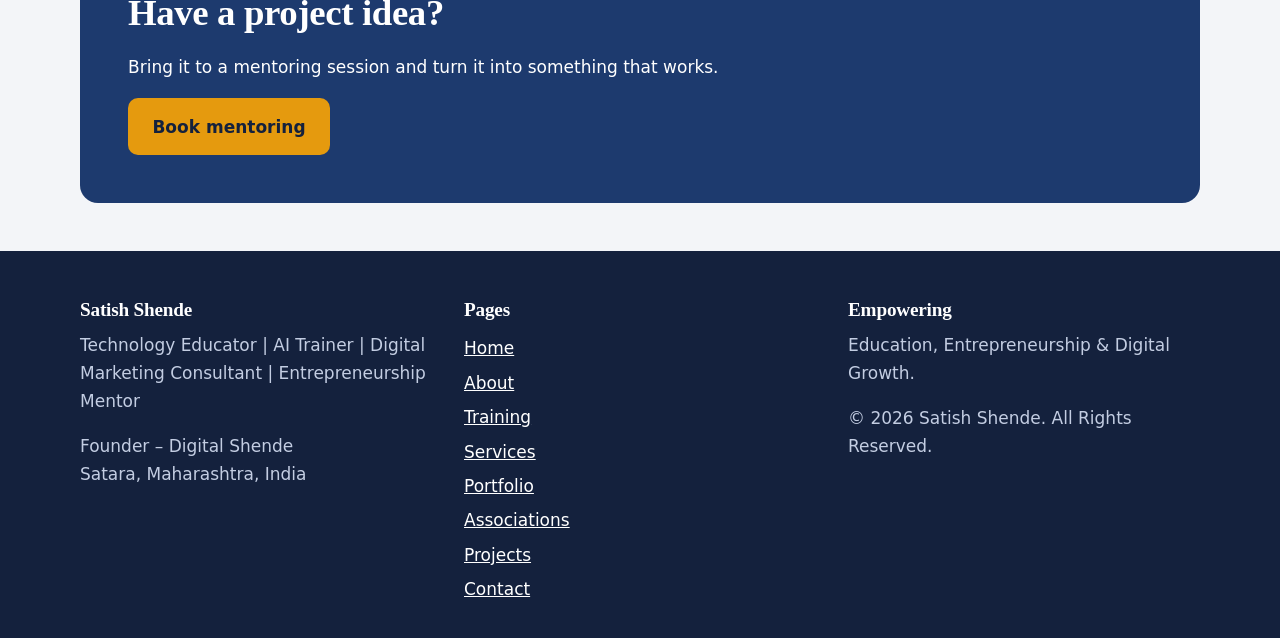
<file: projects.html>
<!DOCTYPE html>
<html lang="en">
<head>
<meta charset="utf-8">
<meta name="viewport" content="width=device-width, initial-scale=1, viewport-fit=cover">
<title>Projects – Satish Shende | AI & Digital Transformation</title>
<meta name="description" content="Future Forge and other project-based learning and entrepreneurship initiatives.">
<link rel="stylesheet" href="style.css">
</head>
<body>
<a href="#main" class="btn p" style="position:absolute;left:-999px" onfocus="this.style.left='8px'" onblur="this.style.left='-999px'">Skip to content</a>
<header class="site"><div class="wrap bar">
<a class="logo" href="index.html">Satish <span>Shende</span></a>
<nav id="nav" aria-label="Main"><ul><li><a href="index.html">Home</a></li><li><a href="about.html">About</a></li><li><a href="training.html">Training</a></li><li><a href="services.html">Services</a></li><li><a href="portfolio.html">Portfolio</a></li><li><a href="associations.html">Associations</a></li><li><a href="projects.html" aria-current="page">Projects</a></li><li><a href="contact.html">Contact</a></li></ul></nav>
<button class="icon-btn" id="theme" aria-label="Switch colour theme">◐</button>
<button class="icon-btn" id="menu" aria-label="Open menu" aria-expanded="false">☰</button>
</div></header>
<main id="main" tabindex="-1">
<div class="wrap page-head rise"><h1>Turning learning into practical innovation</h1><p>My work focuses on practical implementation of emerging technologies through training, project mentoring and collaborative initiatives.</p></div>
<div class="wrap"><div class="card k"><h3>AI for Software Development – Future Forge</h3><p>A practical AI-driven software development training initiative involving diploma students, focused on building real-world applications using modern development tools and AI technologies.</p>
<div class="tags" style="margin-bottom:0"><span style="border-color:var(--line);color:var(--ink)">Python</span><span style="border-color:var(--line);color:var(--ink)">HTML, CSS & JavaScript</span><span style="border-color:var(--line);color:var(--ink)">Firebase</span><span style="border-color:var(--line);color:var(--ink)">Google Gemini</span><span style="border-color:var(--line);color:var(--ink)">Google Colab</span><span style="border-color:var(--line);color:var(--ink)">Replit</span><span style="border-color:var(--line);color:var(--ink)">GitHub Copilot</span><span style="border-color:var(--line);color:var(--ink)">Canva AI</span></div></div>
<div class="grid" style="margin-top:1.25rem"><div class="card k"><h3>Project-based learning</h3><p>Encouraging students to develop working applications, experiment with AI tools and build practical technology portfolios.</p></div><div class="card k"><h3>Digital entrepreneurship</h3><p>Helping aspiring entrepreneurs understand technology-driven business opportunities and digital growth strategies.</p></div></div></div>
<div class="wrap" style="margin-top:3rem"><h2>National and international project roles</h2><p style="color:var(--muted)">Programs and projects where I have served as coordinator, expert, trainer or mentor.</p><div class="grid"><div class="card k"><span class="yr">2026</span><h3>CT Expert – GCED &amp; CT Integrated Entrepreneurship Education</h3><p>UNESCO APCEIU Small Grants Program, South Korea</p></div><div class="card k"><span class="yr">2026</span><h3>AI Expert Mentor – AI for Software Development</h3><p>IRCT In-Plant Training Programme</p></div><div class="card k"><span class="yr">2024</span><h3>Research Coordination Support – National Research Project</h3><p>IIT Gandhinagar</p></div><div class="card k"><span class="yr">2021–2024</span><h3>Maharashtra State Coordinator</h3><p>GENIE CSOs Project, under the European Union Women Development Initiative</p></div><div class="card k"><span class="yr">2014–2019</span><h3>Expert Trainer – TEDP, EAC and WEDP programs</h3><p>Under DST-NIMAT, and STED projects</p></div></div></div>
<div class="wrap"><div class="cta"><h2>Have a project idea?</h2><p>Bring it to a mentoring session and turn it into something that works.</p><a class="btn p" href="contact.html">Book mentoring</a></div></div>
</main>
<footer class="site"><div class="wrap fcols">
<div><h3>Satish Shende</h3><p>Technology Educator | AI Trainer | Digital Marketing Consultant | Entrepreneurship Mentor</p><p>Founder – Digital Shende<br>Satara, Maharashtra, India</p></div>
<div><h3>Pages</h3><ul><li><a href="index.html">Home</a></li><li><a href="about.html">About</a></li><li><a href="training.html">Training</a></li><li><a href="services.html">Services</a></li><li><a href="portfolio.html">Portfolio</a></li><li><a href="associations.html">Associations</a></li><li><a href="projects.html">Projects</a></li><li><a href="contact.html">Contact</a></li></ul></div>
<div><h3>Empowering</h3><p>Education, Entrepreneurship &amp; Digital Growth.</p><p>© 2026 Satish Shende. All Rights Reserved.</p></div>
</div></footer>
<div id="toast" role="status" aria-live="polite"></div>
<script src="site.js"></script>
</body>
</html>
</file>
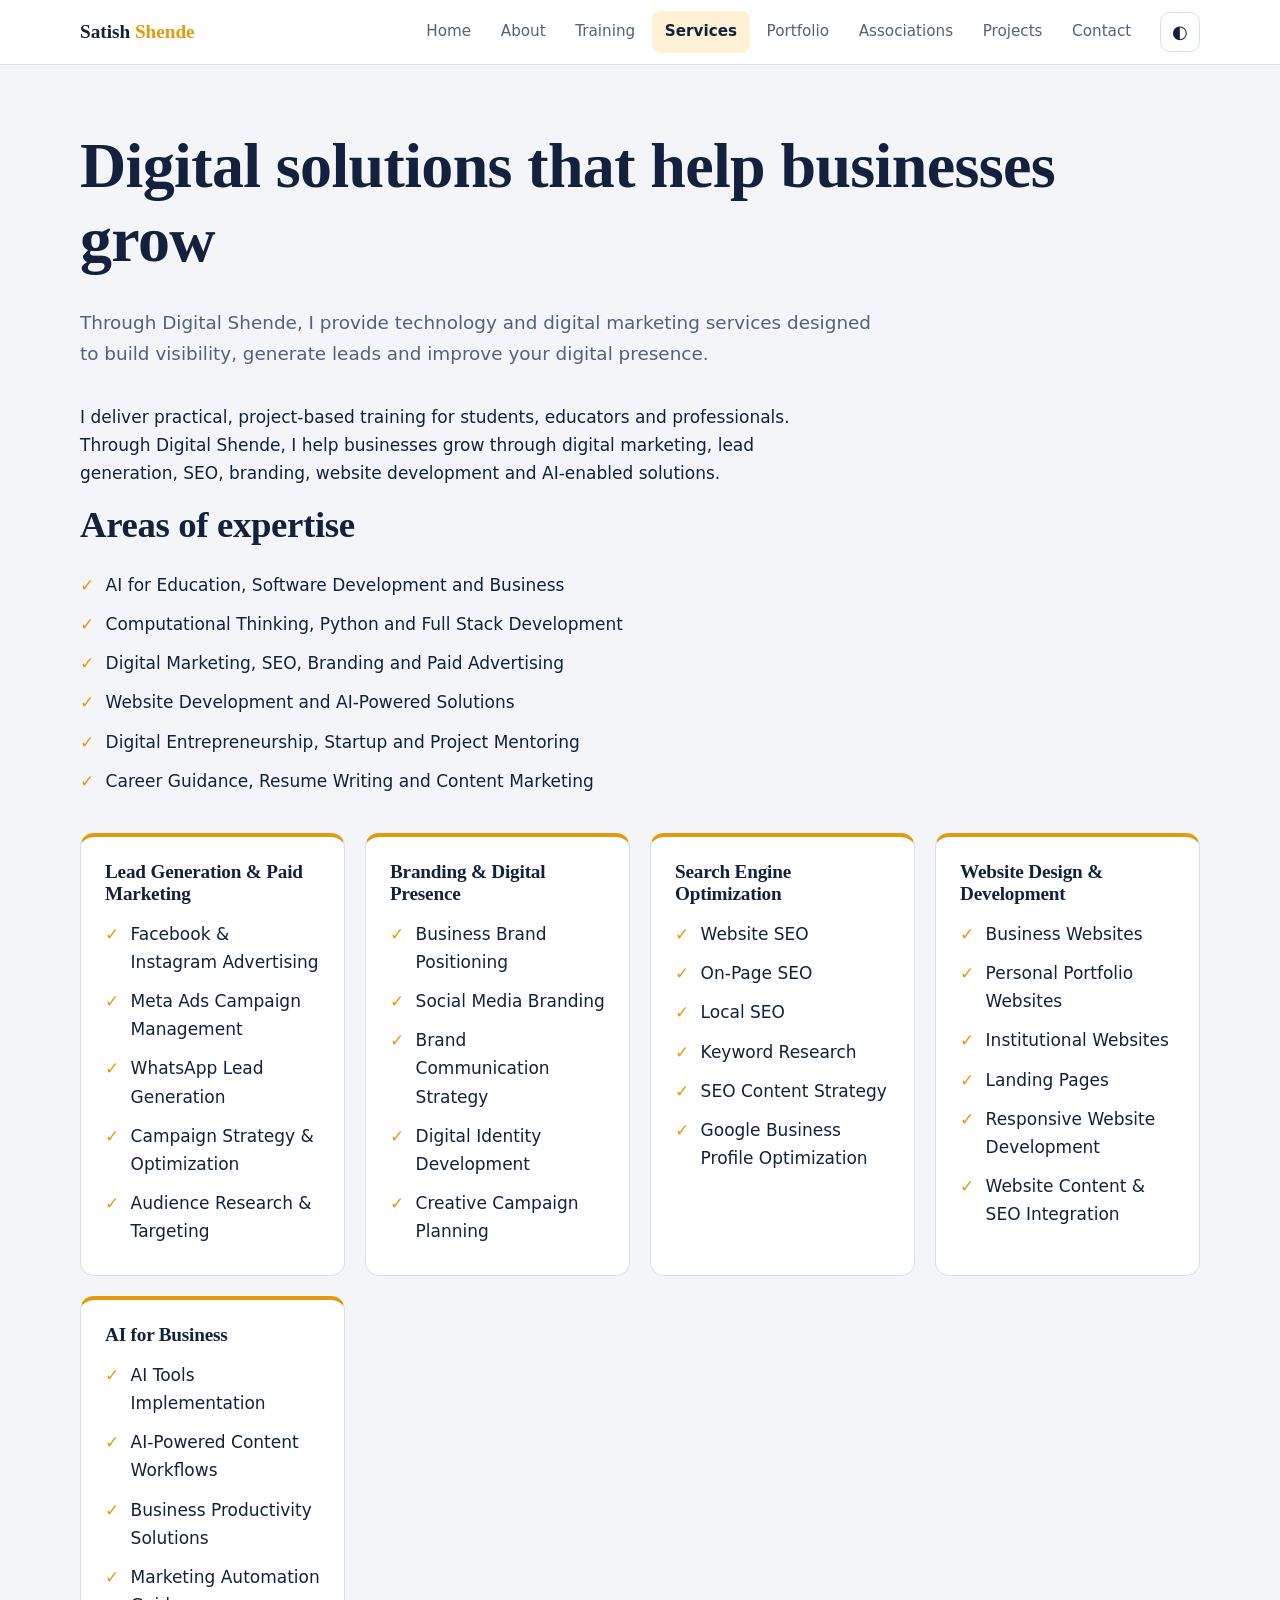
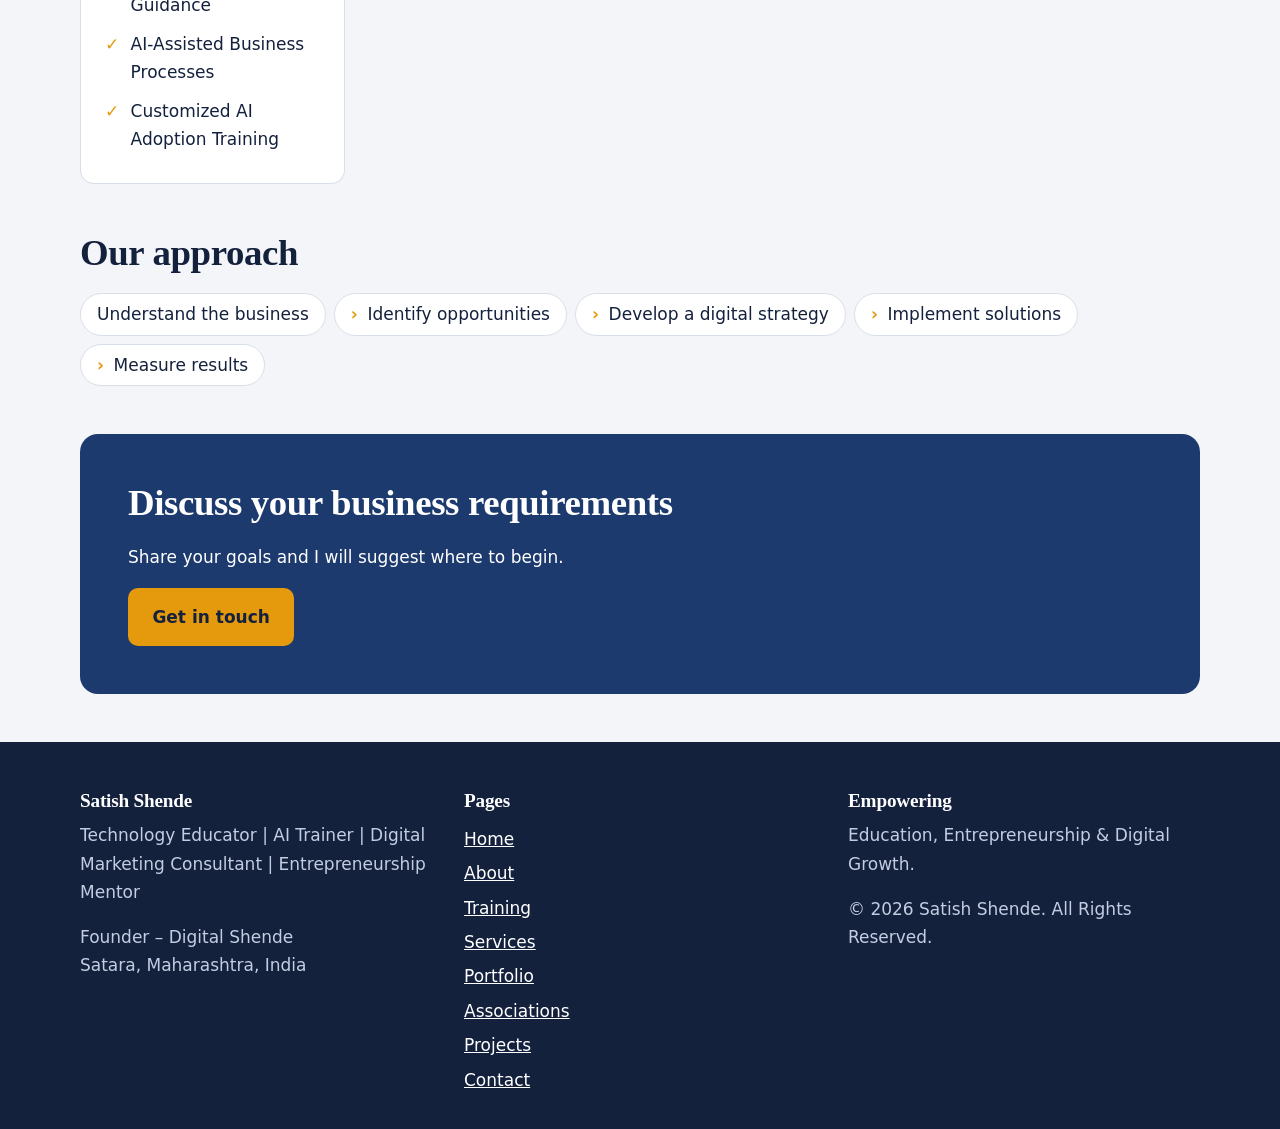
<file: services.html>
<!DOCTYPE html>
<html lang="en">
<head>
<meta charset="utf-8">
<meta name="viewport" content="width=device-width, initial-scale=1, viewport-fit=cover">
<title>Services – Satish Shende | AI & Digital Transformation</title>
<meta name="description" content="Lead generation, branding, SEO, website development and AI solutions for businesses.">
<link rel="stylesheet" href="style.css">
</head>
<body>
<a href="#main" class="btn p" style="position:absolute;left:-999px" onfocus="this.style.left='8px'" onblur="this.style.left='-999px'">Skip to content</a>
<header class="site"><div class="wrap bar">
<a class="logo" href="index.html">Satish <span>Shende</span></a>
<nav id="nav" aria-label="Main"><ul><li><a href="index.html">Home</a></li><li><a href="about.html">About</a></li><li><a href="training.html">Training</a></li><li><a href="services.html" aria-current="page">Services</a></li><li><a href="portfolio.html">Portfolio</a></li><li><a href="associations.html">Associations</a></li><li><a href="projects.html">Projects</a></li><li><a href="contact.html">Contact</a></li></ul></nav>
<button class="icon-btn" id="theme" aria-label="Switch colour theme">◐</button>
<button class="icon-btn" id="menu" aria-label="Open menu" aria-expanded="false">☰</button>
</div></header>
<main id="main" tabindex="-1">
<div class="wrap page-head rise"><h1>Digital solutions that help businesses grow</h1><p>Through Digital Shende, I provide technology and digital marketing services designed to build visibility, generate leads and improve your digital presence.</p></div>
<div class="wrap"><p>I deliver practical, project-based training for students, educators and professionals. Through Digital Shende, I help businesses grow through digital marketing, lead generation, SEO, branding, website development and AI-enabled solutions.</p><h2>Areas of expertise</h2><ul class="ticks"><li>AI for Education, Software Development and Business</li><li>Computational Thinking, Python and Full Stack Development</li><li>Digital Marketing, SEO, Branding and Paid Advertising</li><li>Website Development and AI-Powered Solutions</li><li>Digital Entrepreneurship, Startup and Project Mentoring</li><li>Career Guidance, Resume Writing and Content Marketing</li></ul><div class="grid" style="margin-top:2rem"><div class="card k"><h3>Lead Generation & Paid Marketing</h3><ul class="ticks"><li>Facebook &amp; Instagram Advertising</li><li>Meta Ads Campaign Management</li><li>WhatsApp Lead Generation</li><li>Campaign Strategy &amp; Optimization</li><li>Audience Research &amp; Targeting</li></ul></div><div class="card k"><h3>Branding & Digital Presence</h3><ul class="ticks"><li>Business Brand Positioning</li><li>Social Media Branding</li><li>Brand Communication Strategy</li><li>Digital Identity Development</li><li>Creative Campaign Planning</li></ul></div><div class="card k"><h3>Search Engine Optimization</h3><ul class="ticks"><li>Website SEO</li><li>On-Page SEO</li><li>Local SEO</li><li>Keyword Research</li><li>SEO Content Strategy</li><li>Google Business Profile Optimization</li></ul></div><div class="card k"><h3>Website Design & Development</h3><ul class="ticks"><li>Business Websites</li><li>Personal Portfolio Websites</li><li>Institutional Websites</li><li>Landing Pages</li><li>Responsive Website Development</li><li>Website Content &amp; SEO Integration</li></ul></div><div class="card k"><h3>AI for Business</h3><ul class="ticks"><li>AI Tools Implementation</li><li>AI-Powered Content Workflows</li><li>Business Productivity Solutions</li><li>Marketing Automation Guidance</li><li>AI-Assisted Business Processes</li><li>Customized AI Adoption Training</li></ul></div></div>
<h2 style="margin-top:3rem">Our approach</h2>
<ol class="flow"><li>Understand the business</li><li>Identify opportunities</li><li>Develop a digital strategy</li><li>Implement solutions</li><li>Measure results</li></ol></div>
<div class="wrap"><div class="cta"><h2>Discuss your business requirements</h2><p>Share your goals and I will suggest where to begin.</p><a class="btn p" href="contact.html">Get in touch</a></div></div>
</main>
<footer class="site"><div class="wrap fcols">
<div><h3>Satish Shende</h3><p>Technology Educator | AI Trainer | Digital Marketing Consultant | Entrepreneurship Mentor</p><p>Founder – Digital Shende<br>Satara, Maharashtra, India</p></div>
<div><h3>Pages</h3><ul><li><a href="index.html">Home</a></li><li><a href="about.html">About</a></li><li><a href="training.html">Training</a></li><li><a href="services.html">Services</a></li><li><a href="portfolio.html">Portfolio</a></li><li><a href="associations.html">Associations</a></li><li><a href="projects.html">Projects</a></li><li><a href="contact.html">Contact</a></li></ul></div>
<div><h3>Empowering</h3><p>Education, Entrepreneurship &amp; Digital Growth.</p><p>© 2026 Satish Shende. All Rights Reserved.</p></div>
</div></footer>
<div id="toast" role="status" aria-live="polite"></div>
<script src="site.js"></script>
</body>
</html>
</file>
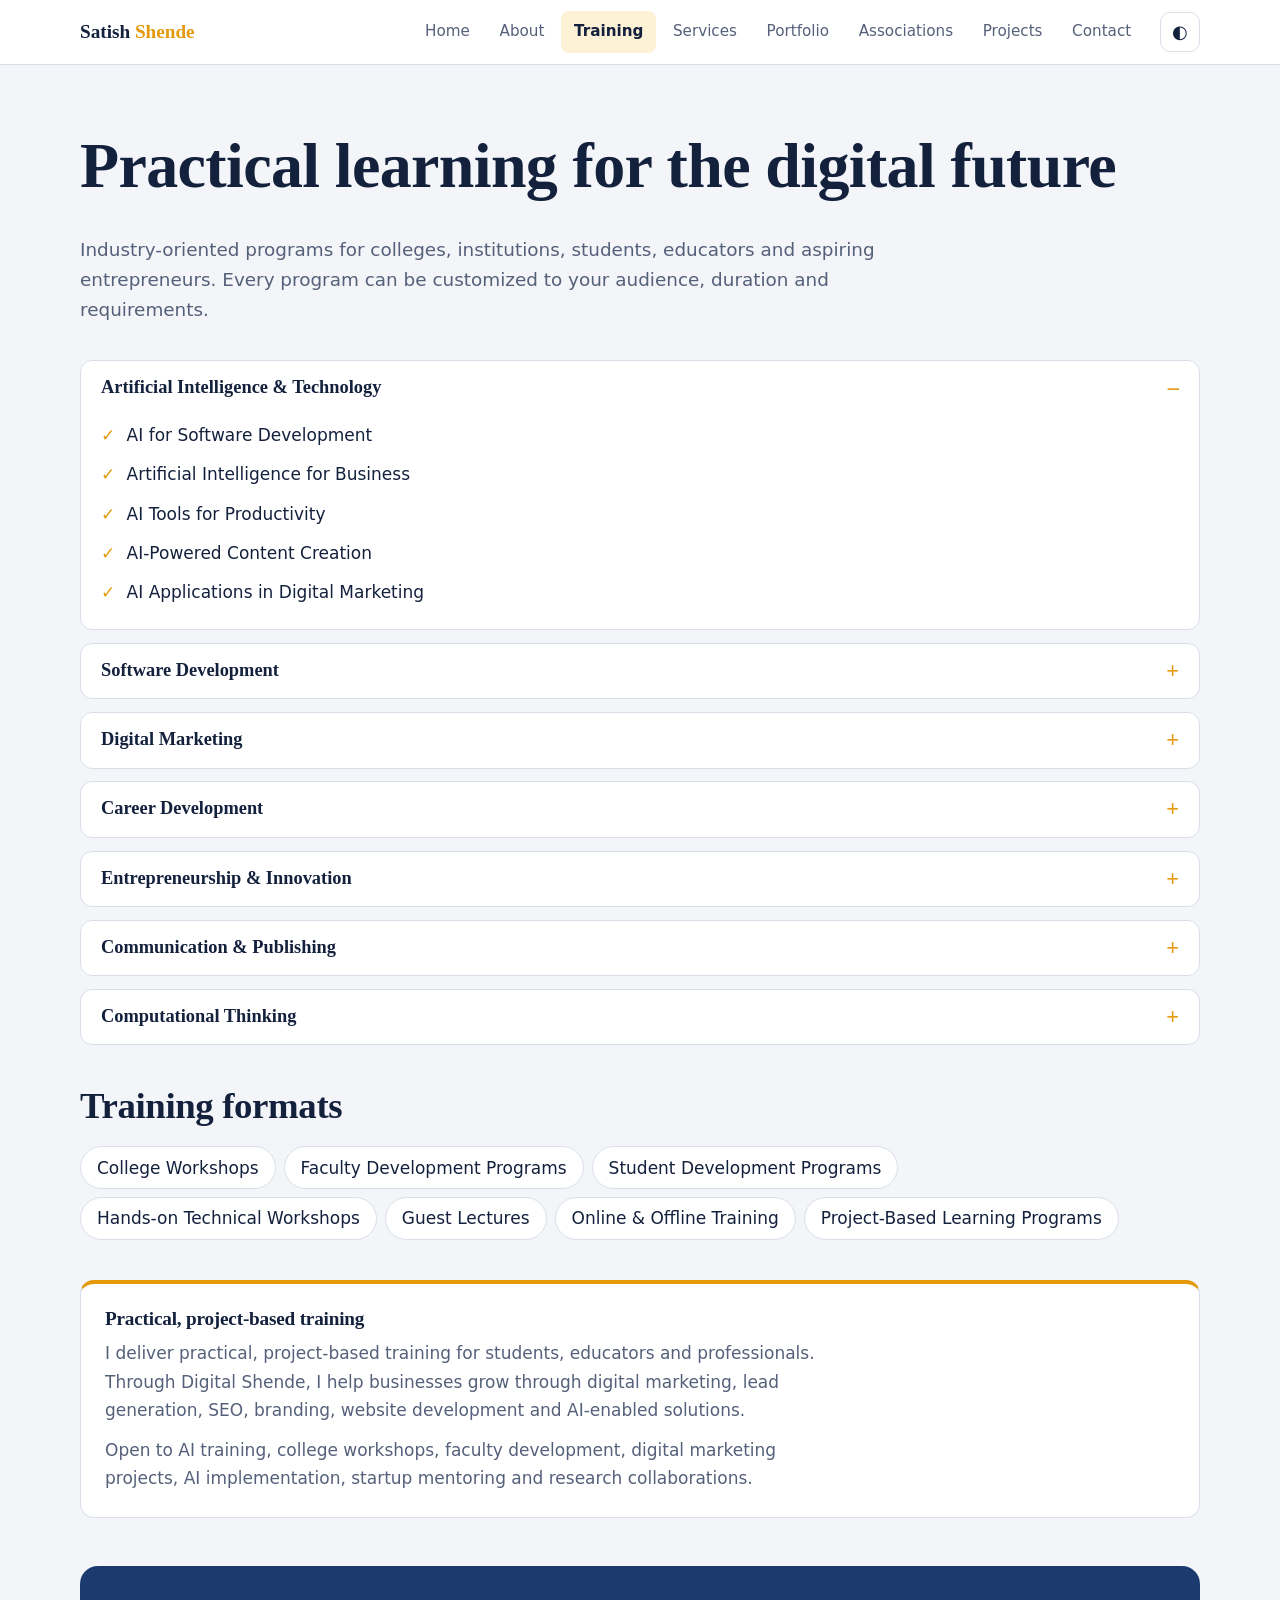
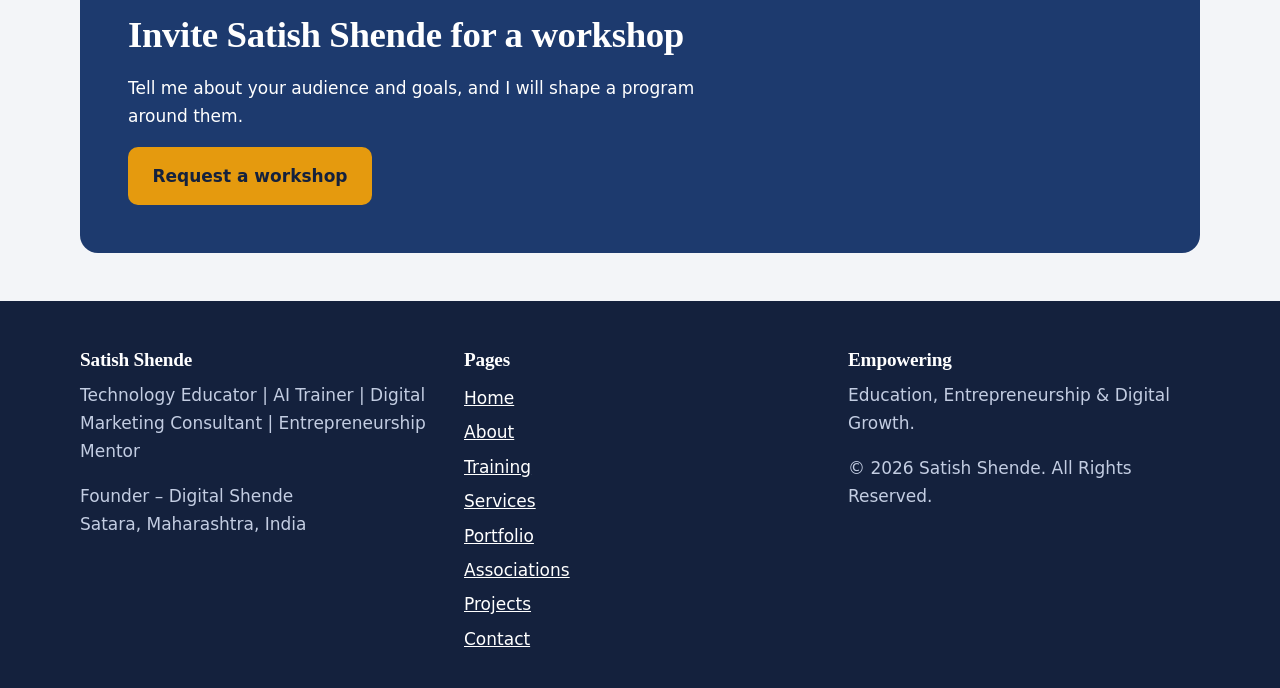
<file: training.html>
<!DOCTYPE html>
<html lang="en">
<head>
<meta charset="utf-8">
<meta name="viewport" content="width=device-width, initial-scale=1, viewport-fit=cover">
<title>Training – Satish Shende | AI & Digital Transformation</title>
<meta name="description" content="AI, software development, digital marketing, career and entrepreneurship training programs for colleges and institutions.">
<link rel="stylesheet" href="style.css">
</head>
<body>
<a href="#main" class="btn p" style="position:absolute;left:-999px" onfocus="this.style.left='8px'" onblur="this.style.left='-999px'">Skip to content</a>
<header class="site"><div class="wrap bar">
<a class="logo" href="index.html">Satish <span>Shende</span></a>
<nav id="nav" aria-label="Main"><ul><li><a href="index.html">Home</a></li><li><a href="about.html">About</a></li><li><a href="training.html" aria-current="page">Training</a></li><li><a href="services.html">Services</a></li><li><a href="portfolio.html">Portfolio</a></li><li><a href="associations.html">Associations</a></li><li><a href="projects.html">Projects</a></li><li><a href="contact.html">Contact</a></li></ul></nav>
<button class="icon-btn" id="theme" aria-label="Switch colour theme">◐</button>
<button class="icon-btn" id="menu" aria-label="Open menu" aria-expanded="false">☰</button>
</div></header>
<main id="main" tabindex="-1">
<div class="wrap page-head rise"><h1>Practical learning for the digital future</h1><p>Industry-oriented programs for colleges, institutions, students, educators and aspiring entrepreneurs. Every program can be customized to your audience, duration and requirements.</p></div>
<div class="wrap"><details open><summary>Artificial Intelligence & Technology</summary><div><ul class="ticks"><li>AI for Software Development</li><li>Artificial Intelligence for Business</li><li>AI Tools for Productivity</li><li>AI-Powered Content Creation</li><li>AI Applications in Digital Marketing</li></ul></div></details><details ><summary>Software Development</summary><div><ul class="ticks"><li>Full Stack Development</li><li>Python Programming</li><li>Web Development</li><li>AI-Assisted Application Development</li><li>Practical Software Project Development</li></ul></div></details><details ><summary>Digital Marketing</summary><div><ul class="ticks"><li>Digital Marketing Fundamentals</li><li>Advanced Digital Marketing</li><li>Social Media Marketing</li><li>Search Engine Optimization (SEO)</li><li>Paid Advertising &amp; Lead Generation</li><li>AI in Digital Marketing</li></ul></div></details><details ><summary>Career Development</summary><div><ul class="ticks"><li>Advanced Resume Writing</li><li>Interview Preparation &amp; Techniques</li><li>Career Guidance</li><li>Digital Skills for Employability</li><li>Personal Branding</li></ul></div></details><details ><summary>Entrepreneurship & Innovation</summary><div><ul class="ticks"><li>Digital Entrepreneurship</li><li>Technology Entrepreneurship</li><li>Startup Idea Development</li><li>Project Mentoring</li><li>Business Development through Digital Platforms</li></ul></div></details><details ><summary>Communication & Publishing</summary><div><ul class="ticks"><li>Content Writing</li><li>Advanced Content Creation</li><li>Book Writing for Digital Platforms</li><li>Self-Publishing &amp; Digital Publishing</li></ul></div></details><details ><summary>Computational Thinking</summary><div><ul class="ticks"><li>Problem-solving and logical reasoning</li><li>Algorithmic thinking</li><li>Structured approaches to real-world challenges</li></ul></div></details>
<h2 style="margin-top:2.5rem">Training formats</h2><div class="pills"><span class="card" style="padding:.4rem 1rem;border-radius:99px">College Workshops</span><span class="card" style="padding:.4rem 1rem;border-radius:99px">Faculty Development Programs</span><span class="card" style="padding:.4rem 1rem;border-radius:99px">Student Development Programs</span><span class="card" style="padding:.4rem 1rem;border-radius:99px">Hands-on Technical Workshops</span><span class="card" style="padding:.4rem 1rem;border-radius:99px">Guest Lectures</span><span class="card" style="padding:.4rem 1rem;border-radius:99px">Online & Offline Training</span><span class="card" style="padding:.4rem 1rem;border-radius:99px">Project-Based Learning Programs</span></div><div class="card k" style="margin:2.5rem 0"><h3>Practical, project-based training</h3><p>I deliver practical, project-based training for students, educators and professionals. Through Digital Shende, I help businesses grow through digital marketing, lead generation, SEO, branding, website development and AI-enabled solutions.</p><p style="margin-top:.8rem">Open to AI training, college workshops, faculty development, digital marketing projects, AI implementation, startup mentoring and research collaborations.</p></div></div>
<div class="wrap"><div class="cta"><h2>Invite Satish Shende for a workshop</h2><p>Tell me about your audience and goals, and I will shape a program around them.</p><a class="btn p" href="contact.html">Request a workshop</a></div></div>
</main>
<footer class="site"><div class="wrap fcols">
<div><h3>Satish Shende</h3><p>Technology Educator | AI Trainer | Digital Marketing Consultant | Entrepreneurship Mentor</p><p>Founder – Digital Shende<br>Satara, Maharashtra, India</p></div>
<div><h3>Pages</h3><ul><li><a href="index.html">Home</a></li><li><a href="about.html">About</a></li><li><a href="training.html">Training</a></li><li><a href="services.html">Services</a></li><li><a href="portfolio.html">Portfolio</a></li><li><a href="associations.html">Associations</a></li><li><a href="projects.html">Projects</a></li><li><a href="contact.html">Contact</a></li></ul></div>
<div><h3>Empowering</h3><p>Education, Entrepreneurship &amp; Digital Growth.</p><p>© 2026 Satish Shende. All Rights Reserved.</p></div>
</div></footer>
<div id="toast" role="status" aria-live="polite"></div>
<script src="site.js"></script>
</body>
</html>
</file>
<file: style.css>
:root{--bg:#f3f5f8;--surface:#fff;--ink:#14213d;--muted:#55607a;--line:#d9dfe9;--brand:#1d3a6e;--brand-ink:#fff;--accent:#e59a0e;--accent-soft:#fdf1d6;--hero:#14213d;--hero-ink:#f3f5f8;
box-sizing:border-box;padding-top:env(safe-area-inset-top,0px);padding-bottom:env(safe-area-inset-bottom,0px);color-scheme:light}
@media (prefers-color-scheme:dark){:root:not([data-theme="light"]){--bg:#0e1626;--surface:#16213a;--ink:#eaeef6;--muted:#a3aec6;--line:#2a3857;--brand:#8fb2f5;--brand-ink:#0e1626;--accent:#f2b134;--accent-soft:#2c2a1d;--hero:#0a111f;color-scheme:dark}}
:root[data-theme="dark"]{--bg:#0e1626;--surface:#16213a;--ink:#eaeef6;--muted:#a3aec6;--line:#2a3857;--brand:#8fb2f5;--brand-ink:#0e1626;--accent:#f2b134;--accent-soft:#2c2a1d;--hero:#0a111f;color-scheme:dark}
*,*::before,*::after{box-sizing:border-box}
html{height:100%;scroll-padding-top:calc(env(safe-area-inset-top,0px) + 72px);scroll-behavior:smooth}
body{margin:0;background:var(--bg);color:var(--ink);font:17px/1.65 system-ui,-apple-system,"Segoe UI",Roboto,sans-serif;-webkit-font-smoothing:antialiased}
body::before{content:"";position:fixed;inset:0 0 auto;height:env(safe-area-inset-top,0px);background:var(--surface);z-index:30}
h1,h2,h3{font-family:Georgia,"Times New Roman",serif;line-height:1.15;margin:0 0 .5em;letter-spacing:-.01em}
h1{font-size:clamp(2.2rem,6vw,4rem)}h2{font-size:clamp(1.6rem,3.5vw,2.3rem)}h3{font-size:1.2rem}
p{margin:0 0 1em;max-width:68ch}a{color:var(--brand)}
:focus-visible{outline:3px solid var(--accent);outline-offset:2px;border-radius:4px}
.wrap{width:min(1120px,100% - 2.5rem);margin-inline:auto}
header.site{position:sticky;top:env(safe-area-inset-top,0px);z-index:20;background:var(--surface);border-bottom:1px solid var(--line)}
.bar{display:flex;align-items:center;gap:1rem;min-height:64px}
.logo{font:700 1.2rem Georgia,serif;text-decoration:none;color:var(--ink);margin-right:auto}
.logo span{color:var(--accent)}
nav ul{display:flex;gap:.25rem;list-style:none;margin:0;padding:0}
nav a{display:block;padding:.5rem .8rem;border-radius:8px;text-decoration:none;color:var(--muted);font-size:.95rem}
nav a:hover{color:var(--ink)}nav a[aria-current=page]{color:var(--ink);background:var(--accent-soft);font-weight:600}
.icon-btn{background:none;border:1px solid var(--line);color:var(--ink);width:40px;height:40px;border-radius:10px;cursor:pointer;font-size:1.1rem}
#menu{display:none}
@media(max-width:860px){#menu{display:block}nav{position:absolute;left:0;right:0;top:100%;background:var(--surface);border-bottom:1px solid var(--line);display:none}nav.open{display:block}nav ul{flex-direction:column;padding:.5rem 1.25rem 1rem}}
.hero{background:var(--hero);color:var(--hero-ink);padding:clamp(3rem,9vw,7rem) 0 clamp(3rem,7vw,5rem)}
.hero p{font-size:1.2rem;color:#c3cde2}
.hero h1 em{font-style:normal;color:var(--accent)}
.tags{display:flex;flex-wrap:wrap;gap:.5rem;margin:1.5rem 0}
.tags span{border:1px solid #3a4c76;border-radius:99px;padding:.25rem .9rem;font-size:.9rem;color:#dbe3f4}
.btn{display:inline-block;padding:.8rem 1.4rem;border-radius:10px;font-weight:600;text-decoration:none;border:2px solid transparent;cursor:pointer;font:inherit;font-weight:600}
.btn.p{background:var(--accent);color:#14213d}.btn.s{border-color:currentColor;color:inherit}
.btn.b{background:var(--brand);color:var(--brand-ink)}
.row{display:flex;gap:.8rem;flex-wrap:wrap}
section.blk{padding:clamp(2.5rem,6vw,4.5rem) 0}
.page-head{padding:clamp(2.5rem,6vw,4rem) 0 1rem}
.page-head p{font-size:1.15rem;color:var(--muted)}
.grid{display:grid;gap:1.25rem;grid-template-columns:repeat(auto-fit,minmax(250px,1fr))}
.card{background:var(--surface);border:1px solid var(--line);border-radius:14px;padding:1.5rem}
.card.k{border-top:4px solid var(--accent)}
.card p{color:var(--muted);margin:0}
ul.ticks{list-style:none;padding:0;margin:0}
ul.ticks li{padding:.35rem 0 .35rem 1.6rem;position:relative}
ul.ticks li::before{content:"✓";position:absolute;left:0;color:var(--accent);font-weight:700}
.quote{font:italic clamp(1.4rem,3vw,2rem)/1.35 Georgia,serif;border-left:5px solid var(--accent);padding:.25rem 0 .25rem 1.25rem;margin:2rem 0;max-width:30ch}
.flow{display:flex;flex-wrap:wrap;gap:.5rem;align-items:center;list-style:none;padding:0}
.flow li{background:var(--surface);border:1px solid var(--line);border-radius:99px;padding:.4rem 1rem}
.flow li+li::before{content:"›";margin-right:.6rem;color:var(--accent);font-weight:700}
details{background:var(--surface);border:1px solid var(--line);border-radius:12px;margin-bottom:.8rem}
summary{cursor:pointer;padding:1rem 1.25rem;font:600 1.15rem Georgia,serif;list-style:none;display:flex;justify-content:space-between;gap:1rem}
summary::after{content:"+";color:var(--accent);font-size:1.4rem;line-height:1}
details[open] summary::after{content:"–"}
details>div{padding:0 1.25rem 1.1rem}
.pills{display:flex;flex-wrap:wrap;gap:.5rem;margin:0 0 1.5rem}
.pills button{background:var(--surface);color:var(--ink);border:1px solid var(--line);border-radius:99px;padding:.4rem 1rem;cursor:pointer;font:inherit;font-size:.95rem}
.pills button[aria-pressed=true]{background:var(--brand);color:var(--brand-ink);border-color:var(--brand)}
.client{display:flex;justify-content:space-between;gap:1rem;padding:.7rem 1rem;background:var(--surface);border:1px solid var(--line);border-radius:10px}
.client small{color:var(--muted);white-space:nowrap}
.stats{display:grid;grid-template-columns:repeat(auto-fit,minmax(150px,1fr));gap:1rem;margin:2rem 0}
.stat{border-left:3px solid var(--accent);padding-left:1rem}.stat b{display:block;font:700 2.4rem Georgia,serif}
.stat span{color:var(--muted);font-size:.95rem}
.cta{background:var(--brand);color:var(--brand-ink);border-radius:18px;padding:clamp(1.5rem,4vw,3rem);margin:3rem 0}
.cta p{max-width:56ch}
form{display:grid;gap:1rem}
label{font-weight:600;display:grid;gap:.35rem}
input,select,textarea{font:inherit;padding:.7rem .9rem;border-radius:10px;border:1px solid var(--line);background:var(--surface);color:var(--ink);width:100%}
.err{color:#c0392b;font-size:.88rem;font-weight:400;min-height:1em}
#toast{position:fixed;left:50%;bottom:calc(env(safe-area-inset-bottom,0px) + 1.2rem);transform:translateX(-50%);background:var(--ink);color:var(--bg);padding:.8rem 1.2rem;border-radius:10px;opacity:0;pointer-events:none;transition:opacity .25s;z-index:40;max-width:90vw}
#toast.on{opacity:1}
footer.site{background:var(--hero);color:#c3cde2;padding:3rem 0 2rem;margin-top:3rem}
footer.site h3{color:#fff}footer.site a{color:#fff}
.fcols{display:grid;gap:2rem;grid-template-columns:repeat(auto-fit,minmax(220px,1fr))}
.fcols ul{list-style:none;padding:0;margin:0}.fcols li{padding:.2rem 0}
.rise{animation:rise .6s ease both}
@keyframes rise{from{opacity:0;transform:translateY(14px)}to{opacity:1;transform:none}}
@media(prefers-reduced-motion:reduce){*{animation:none!important;transition:none!important;scroll-behavior:auto!important}}
.client{align-items:flex-start}.client>div{display:grid;gap:.2rem}.wd{margin:0;font-size:.88rem;color:var(--muted);max-width:none}.wd b{color:var(--ink);font-weight:600}
.yr{display:inline-block;background:var(--accent-soft);color:var(--ink);border:1px solid var(--accent);border-radius:99px;padding:.1rem .8rem;font-size:.85rem;font-weight:600;margin-bottom:.8rem}
.side{display:grid;gap:.3rem;justify-items:end;align-content:start}.ongoing{background:#1f8a4c;color:#fff;border-radius:99px;padding:.1rem .7rem;font-size:.78rem;font-weight:600;white-space:nowrap}
.profile{display:flex;gap:2rem;align-items:center;flex-wrap:wrap;margin-bottom:1rem}.profile img{width:min(240px,100%);height:auto;aspect-ratio:1;object-fit:cover;border-radius:18px;border:4px solid var(--accent);background:var(--surface)}.profile>div{flex:1;min-width:260px}.profile p{font-size:1.1rem}
</file>
